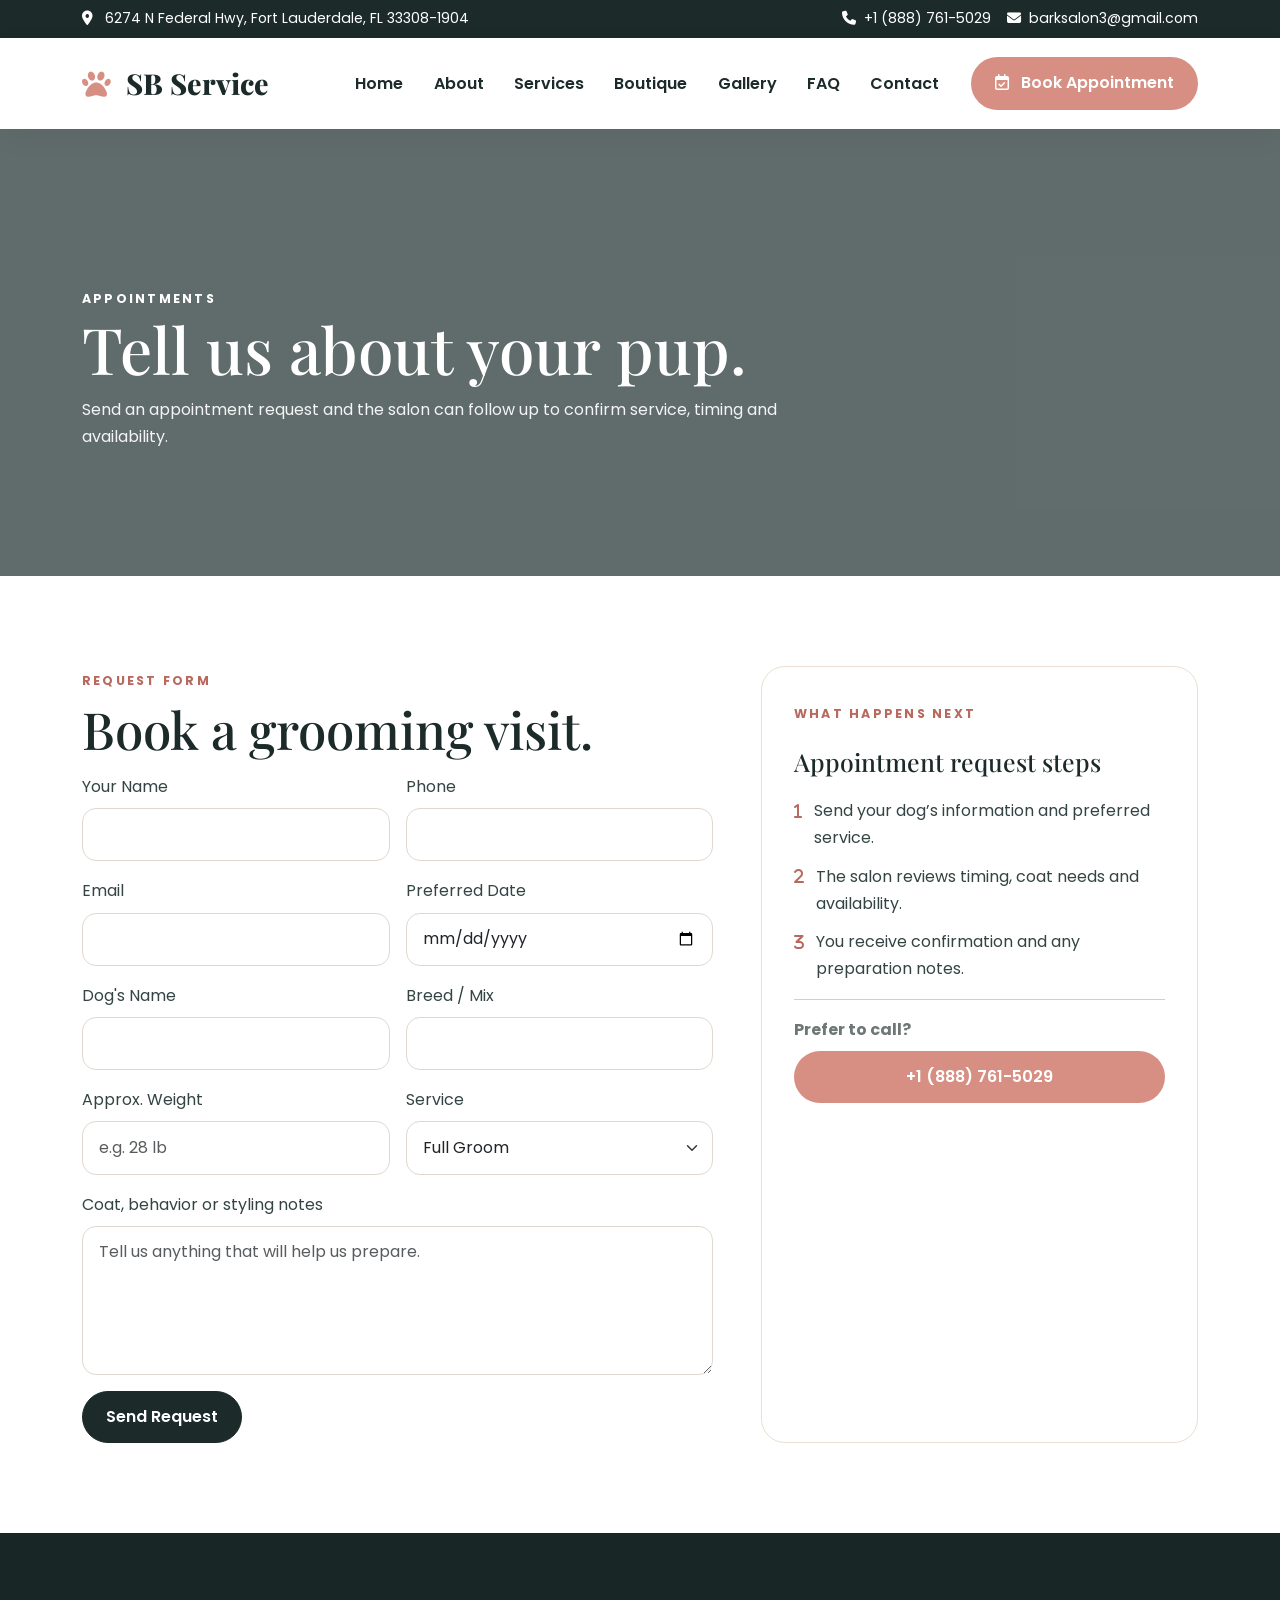
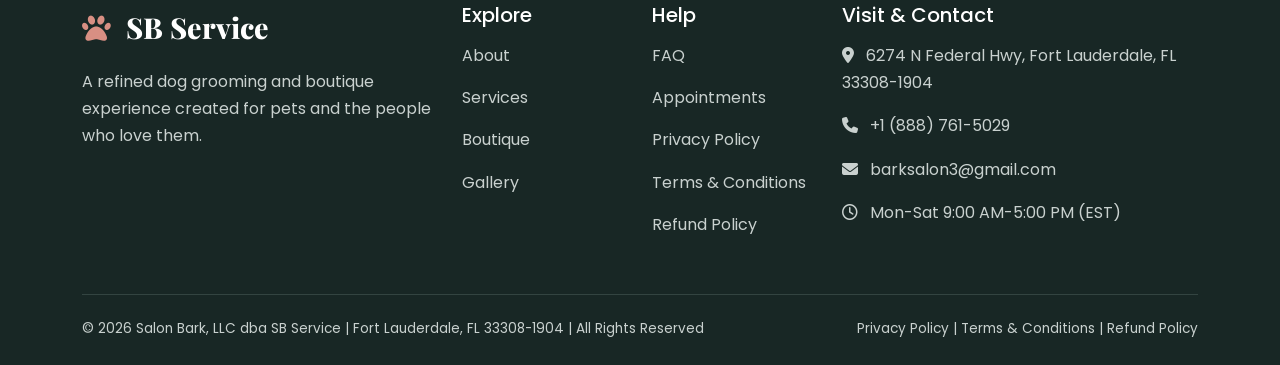
<file: appointment.html>
<!DOCTYPE html>
<html lang="en">
 <head>
  <meta charset="utf-8"/>
  <meta content="width=device-width,initial-scale=1" name="viewport"/>
  <title>
   Book Appointment | SB Service
  </title>
  <meta content="Premium dog grooming and boutique experience in Fort Lauderdale." name="description"/>
  <link href="https://fonts.googleapis.com" rel="preconnect"/>
  <link crossorigin="" href="https://fonts.gstatic.com" rel="preconnect"/>
  <link href="https://fonts.googleapis.com/css2?family=Playfair+Display:wght@600;700;800&amp;family=Poppins:wght@400;500;600;700&amp;display=swap" rel="stylesheet"/>
  <link href="https://cdn.jsdelivr.net/npm/bootstrap@5.3.3/dist/css/bootstrap.min.css" rel="stylesheet"/>
  <link href="https://cdnjs.cloudflare.com/ajax/libs/font-awesome/6.7.2/css/all.min.css" rel="stylesheet"/>
  <link href="assets/css/style.css" rel="stylesheet"/>
 </head>
 <body>
  <div class="topbar">
   <div class="container d-flex flex-wrap justify-content-between align-items-center py-1">
    <div>
     <i class="fa-solid fa-location-dot me-2">
     </i>
     6274 N Federal Hwy, Fort Lauderdale, FL 33308-1904
    </div>
    <div class="d-flex gap-3">
     <a href="tel:+18887615029">
      <i class="fa-solid fa-phone me-1">
      </i>
      +1 (888) 761-5029
     </a>
     <a href="mailto:barksalon3@gmail.com">
      <i class="fa-solid fa-envelope me-1">
      </i>
      barksalon3@gmail.com
     </a>
    </div>
   </div>
  </div>
  <nav class="navbar navbar-expand-lg main-nav sticky-top">
   <div class="container py-2">
    <a class="navbar-brand" href="/">
     <i class="fa-solid fa-paw paw me-2">
     </i>
     SB Service
    </a>
    <button class="navbar-toggler border-0" data-bs-target="#mainNav" data-bs-toggle="collapse" type="button">
     <span class="navbar-toggler-icon">
     </span>
    </button>
    <div class="collapse navbar-collapse" id="mainNav">
     <ul class="navbar-nav ms-auto align-items-lg-center">
      <li class="nav-item">
       <a class="nav-link" href="/">
        Home
       </a>
      </li>
      <li class="nav-item">
       <a class="nav-link" href="about.html">
        About
       </a>
      </li>
      <li class="nav-item">
       <a class="nav-link" href="services.html">
        Services
       </a>
      </li>
      <li class="nav-item">
       <a class="nav-link" href="boutique.html">
        Boutique
       </a>
      </li>
      <li class="nav-item">
       <a class="nav-link" href="gallery.html">
        Gallery
       </a>
      </li>
      <li class="nav-item">
       <a class="nav-link" href="faq.html">
        FAQ
       </a>
      </li>
      <li class="nav-item">
       <a class="nav-link" href="contact.html">
        Contact
       </a>
      </li>
     </ul>
     <a class="btn btn-soft ms-lg-3" href="appointment.html">
      <i class="fa-regular fa-calendar-check me-2">
      </i>
      Book Appointment
     </a>
    </div>
   </div>
  </nav>
  <section class="inner-hero" style="background-image:url('https://images.unsplash.com/photo-1552053831-71594a27632d?auto=format&amp;fit=crop&amp;w=1200&amp;q=85')">
   <div class="container">
    <span class="eyebrow text-white">
     Appointments
    </span>
    <h1>
     Tell us about your pup.
    </h1>
    <p>
     Send an appointment request and the salon can follow up to confirm service, timing and availability.
    </p>
   </div>
  </section>
  <section class="section-pad">
   <div class="container">
    <div class="row g-5">
     <div class="col-lg-7">
      <span class="eyebrow">
       Request Form
      </span>
      <h2 class="section-title">
       Book a grooming visit.
      </h2>
      <form class="needs-validation" novalidate="">
       <div class="row g-3">
        <div class="col-md-6">
         <label class="form-label">
          Your Name
         </label>
         <input class="form-control" required=""/>
        </div>
        <div class="col-md-6">
         <label class="form-label">
          Phone
         </label>
         <input class="form-control" required="" type="tel"/>
        </div>
        <div class="col-md-6">
         <label class="form-label">
          Email
         </label>
         <input class="form-control" required="" type="email"/>
        </div>
        <div class="col-md-6">
         <label class="form-label">
          Preferred Date
         </label>
         <input class="form-control" type="date"/>
        </div>
        <div class="col-md-6">
         <label class="form-label">
          Dog's Name
         </label>
         <input class="form-control" required=""/>
        </div>
        <div class="col-md-6">
         <label class="form-label">
          Breed / Mix
         </label>
         <input class="form-control"/>
        </div>
        <div class="col-md-6">
         <label class="form-label">
          Approx. Weight
         </label>
         <input class="form-control" placeholder="e.g. 28 lb"/>
        </div>
        <div class="col-md-6">
         <label class="form-label">
          Service
         </label>
         <select class="form-select">
          <option>
           Full Groom
          </option>
          <option>
           Bath &amp; Brush
          </option>
          <option>
           Puppy Visit
          </option>
          <option>
           Nail / Paw Care
          </option>
          <option>
           Not Sure Yet
          </option>
         </select>
        </div>
        <div class="col-12">
         <label class="form-label">
          Coat, behavior or styling notes
         </label>
         <textarea class="form-control" placeholder="Tell us anything that will help us prepare." rows="5"></textarea>
        </div>
        <div class="col-12">
         <button class="btn btn-brand" type="submit">
          Send Request
         </button>
        </div>
       </div>
      </form>
     </div>
     <div class="col-lg-5">
      <div class="service-card">
       <span class="eyebrow">
        What Happens Next
       </span>
       <h3>
        Appointment request steps
       </h3>
       <ul class="feature-list">
        <li>
         <i class="fa-solid fa-1">
         </i>
         <span>
          Send your dog’s information and preferred service.
         </span>
        </li>
        <li>
         <i class="fa-solid fa-2">
         </i>
         <span>
          The salon reviews timing, coat needs and availability.
         </span>
        </li>
        <li>
         <i class="fa-solid fa-3">
         </i>
         <span>
          You receive confirmation and any preparation notes.
         </span>
        </li>
       </ul>
       <hr/>
       <p class="mb-2">
        <strong>
         Prefer to call?
        </strong>
       </p>
       <a class="btn btn-soft w-100" href="tel:+18887615029">
        +1 (888) 761-5029
       </a>
      </div>
     </div>
    </div>
   </div>
  </section>
  <footer class="footer">
   <div class="container">
    <div class="row g-4">
     <div class="col-lg-4">
      <div class="brand">
       <i class="fa-solid fa-paw me-2" style="color:#d88f83">
       </i>
       SB Service
      </div>
      <p class="mt-3">
       A refined dog grooming and boutique experience created for pets and the people who love them.
      </p>
   
     </div>
     <div class="col-6 col-lg-2">
      <h5>
       Explore
      </h5>
      <ul class="list-unstyled">
       <li>
        <a href="about.html">
         About
        </a>
       </li>
       <li>
        <a href="services.html">
         Services
        </a>
       </li>
       <li>
        <a href="boutique.html">
         Boutique
        </a>
       </li>
       <li>
        <a href="gallery.html">
         Gallery
        </a>
       </li>
      </ul>
     </div>
     <div class="col-6 col-lg-2">
      <h5>
       Help
      </h5>
      <ul class="list-unstyled">
       <li>
        <a href="faq.html">
         FAQ
        </a>
       </li>
       <li>
        <a href="appointment.html">
         Appointments
        </a>
       </li>
       <li>
        <a href="privacy.html">
         Privacy Policy
        </a>
       </li>
       <li>
        <a href="terms.html">
         Terms & Conditions
        </a>
       </li>
       <li>
        <a href="refund.html">
         Refund Policy
        </a>
       </li>
      </ul>
     </div>
     <div class="col-lg-4">
      <h5>
       Visit &amp; Contact
      </h5>
      <p>
       <i class="fa-solid fa-location-dot me-2">
       </i>
       6274 N Federal Hwy, Fort Lauderdale, FL 33308-1904
      </p>
      <p>
       <i class="fa-solid fa-phone me-2">
       </i>
       <a href="tel:+18887615029">
        +1 (888) 761-5029
       </a>
      </p>
      <p>
       <i class="fa-solid fa-envelope me-2">
       </i>
       <a href="mailto:barksalon3@gmail.com">
        barksalon3@gmail.com
       </a>
      </p>
      <p>
       <i class="fa-regular fa-clock me-2">
       </i>
       Mon-Sat 9:00 AM-5:00 PM (EST)
      </p>
     </div>
    </div>
    <div class="footer-bottom d-flex flex-wrap justify-content-between gap-2">
     <span>
      ©
      <span data-year="">
      </span>
      Salon Bark, LLC dba SB Service | Fort Lauderdale, FL 33308-1904 | All Rights Reserved
     </span>
     <span>
      <a href="privacy.html">
       Privacy Policy
      </a>
            |
      <a href="terms.html">
       Terms & Conditions
      </a>
              |
      <a href="refund.html">
       Refund Policy
      </a>
     </span>
    </div>
   </div>
  </footer>
  <script src="https://cdn.jsdelivr.net/npm/bootstrap@5.3.3/dist/js/bootstrap.bundle.min.js">
  </script>
  <script src="assets/js/script.js">
  </script>
 </body>
</html>
</file>
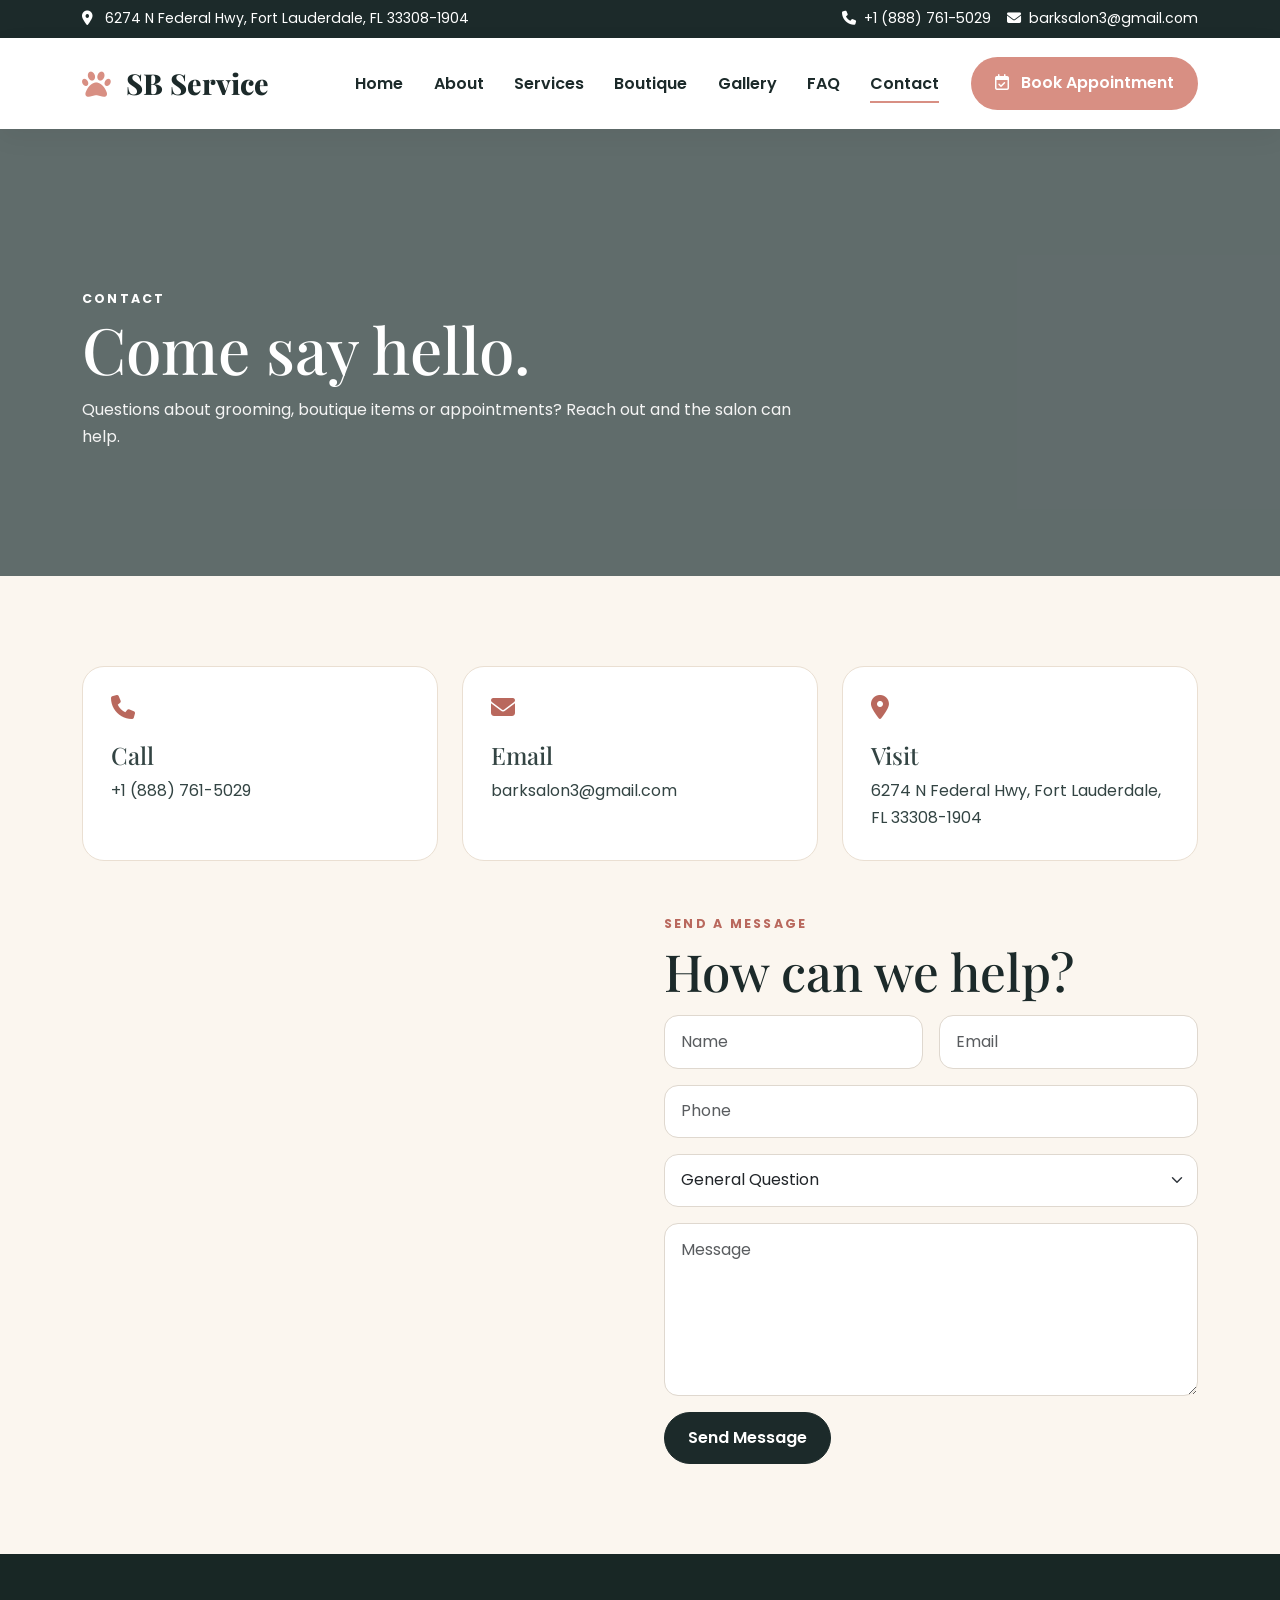
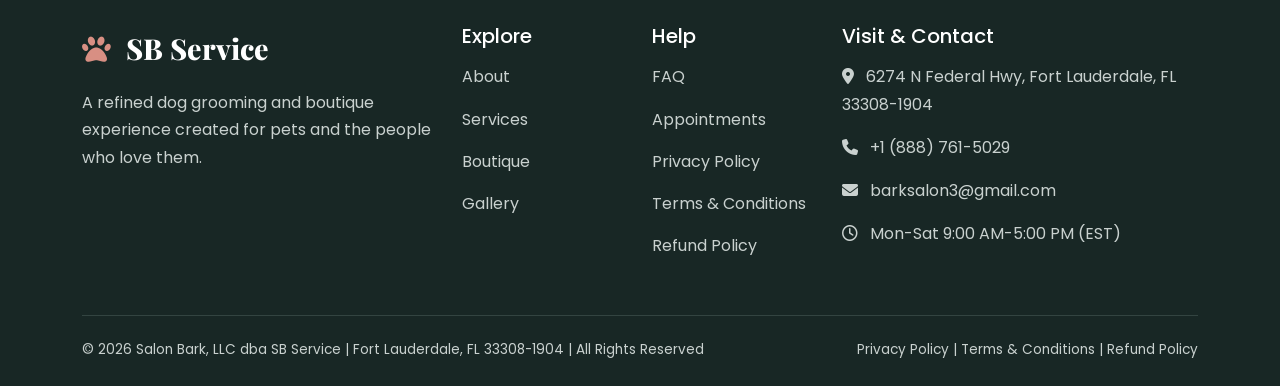
<file: contact.html>
<!DOCTYPE html>
<html lang="en">
 <head>
  <meta charset="utf-8"/>
  <meta content="width=device-width,initial-scale=1" name="viewport"/>
  <title>
   Contact | SB Service
  </title>
  <meta content="Premium dog grooming and boutique experience in Fort Lauderdale." name="description"/>
  <link href="https://fonts.googleapis.com" rel="preconnect"/>
  <link crossorigin="" href="https://fonts.gstatic.com" rel="preconnect"/>
  <link href="https://fonts.googleapis.com/css2?family=Playfair+Display:wght@600;700;800&amp;family=Poppins:wght@400;500;600;700&amp;display=swap" rel="stylesheet"/>
  <link href="https://cdn.jsdelivr.net/npm/bootstrap@5.3.3/dist/css/bootstrap.min.css" rel="stylesheet"/>
  <link href="https://cdnjs.cloudflare.com/ajax/libs/font-awesome/6.7.2/css/all.min.css" rel="stylesheet"/>
  <link href="assets/css/style.css" rel="stylesheet"/>
 </head>
 <body>
  <div class="topbar">
   <div class="container d-flex flex-wrap justify-content-between align-items-center py-1">
    <div>
     <i class="fa-solid fa-location-dot me-2">
     </i>
     6274 N Federal Hwy, Fort Lauderdale, FL 33308-1904
    </div>
    <div class="d-flex gap-3">
     <a href="tel:+18887615029">
      <i class="fa-solid fa-phone me-1">
      </i>
      +1 (888) 761-5029
     </a>
     <a href="mailto:barksalon3@gmail.com">
      <i class="fa-solid fa-envelope me-1">
      </i>
      barksalon3@gmail.com
     </a>
    </div>
   </div>
  </div>
  <nav class="navbar navbar-expand-lg main-nav sticky-top">
   <div class="container py-2">
    <a class="navbar-brand" href="/">
     <i class="fa-solid fa-paw paw me-2">
     </i>
     SB Service
    </a>
    <button class="navbar-toggler border-0" data-bs-target="#mainNav" data-bs-toggle="collapse" type="button">
     <span class="navbar-toggler-icon">
     </span>
    </button>
    <div class="collapse navbar-collapse" id="mainNav">
     <ul class="navbar-nav ms-auto align-items-lg-center">
      <li class="nav-item">
       <a class="nav-link" href="/">
        Home
       </a>
      </li>
      <li class="nav-item">
       <a class="nav-link" href="about.html">
        About
       </a>
      </li>
      <li class="nav-item">
       <a class="nav-link" href="services.html">
        Services
       </a>
      </li>
      <li class="nav-item">
       <a class="nav-link" href="boutique.html">
        Boutique
       </a>
      </li>
      <li class="nav-item">
       <a class="nav-link" href="gallery.html">
        Gallery
       </a>
      </li>
      <li class="nav-item">
       <a class="nav-link" href="faq.html">
        FAQ
       </a>
      </li>
      <li class="nav-item">
       <a class="nav-link active" href="contact.html">
        Contact
       </a>
      </li>
     </ul>
     <a class="btn btn-soft ms-lg-3" href="appointment.html">
      <i class="fa-regular fa-calendar-check me-2">
      </i>
      Book Appointment
     </a>
    </div>
   </div>
  </nav>
  <section class="inner-hero" style="background-image:url('https://images.unsplash.com/photo-1560807707-8cc77767d783?auto=format&amp;fit=crop&amp;w=1200&amp;q=85')">
   <div class="container">
    <span class="eyebrow text-white">
     Contact
    </span>
    <h1>
     Come say hello.
    </h1>
    <p>
     Questions about grooming, boutique items or appointments? Reach out and the salon can help.
    </p>
   </div>
  </section>
  <section class="section-pad bg-cream">
   <div class="container">
    <div class="row g-4 mb-5">
     <div class="col-md-4">
      <div class="contact-card">
       <i class="fa-solid fa-phone">
       </i>
       <h4 class="serif mt-3">
        Call
       </h4>
       <a href="tel:+18887615029">
        +1 (888) 761-5029
       </a>
      </div>
     </div>
     <div class="col-md-4">
      <div class="contact-card">
       <i class="fa-solid fa-envelope">
       </i>
       <h4 class="serif mt-3">
        Email
       </h4>
       <a href="mailto:barksalon3@gmail.com">
        barksalon3@gmail.com
       </a>
      </div>
     </div>
     <div class="col-md-4">
      <div class="contact-card">
       <i class="fa-solid fa-location-dot">
       </i>
       <h4 class="serif mt-3">
        Visit
       </h4>
       <p class="mb-0">
        6274 N Federal Hwy, Fort Lauderdale, FL 33308-1904
       </p>
      </div>
     </div>
    </div>
    <div class="row g-5">
     <div class="col-lg-6">
      <iframe class="map-frame" loading="lazy" src="https://www.google.com/maps?q=3020%20N%20Federal%20Highway%20Fort%20Lauderdale%20FL&amp;output=embed">
      </iframe>
     </div>
     <div class="col-lg-6">
      <span class="eyebrow">
       Send A Message
      </span>
      <h2 class="section-title">
       How can we help?
      </h2>
      <form class="needs-validation" novalidate="">
       <div class="row g-3">
        <div class="col-md-6">
         <input class="form-control" placeholder="Name" required=""/>
        </div>
        <div class="col-md-6">
         <input class="form-control" placeholder="Email" required="" type="email"/>
        </div>
        <div class="col-12">
         <input class="form-control" placeholder="Phone" type="tel"/>
        </div>
        <div class="col-12">
         <select class="form-select">
          <option>
           General Question
          </option>
          <option>
           Grooming
          </option>
          <option>
           Boutique
          </option>
          <option>
           Appointment
          </option>
         </select>
        </div>
        <div class="col-12">
         <textarea class="form-control" placeholder="Message" rows="6"></textarea>
        </div>
        <div class="col-12">
         <button class="btn btn-brand" type="submit">
          Send Message
         </button>
        </div>
       </div>
      </form>
     </div>
    </div>
   </div>
  </section>
  <footer class="footer">
   <div class="container">
    <div class="row g-4">
     <div class="col-lg-4">
      <div class="brand">
       <i class="fa-solid fa-paw me-2" style="color:#d88f83">
       </i>
       SB Service
      </div>
      <p class="mt-3">
       A refined dog grooming and boutique experience created for pets and the people who love them.
      </p>
   
     </div>
     <div class="col-6 col-lg-2">
      <h5>
       Explore
      </h5>
      <ul class="list-unstyled">
       <li>
        <a href="about.html">
         About
        </a>
       </li>
       <li>
        <a href="services.html">
         Services
        </a>
       </li>
       <li>
        <a href="boutique.html">
         Boutique
        </a>
       </li>
       <li>
        <a href="gallery.html">
         Gallery
        </a>
       </li>
      </ul>
     </div>
     <div class="col-6 col-lg-2">
      <h5>
       Help
      </h5>
      <ul class="list-unstyled">
       <li>
        <a href="faq.html">
         FAQ
        </a>
       </li>
       <li>
        <a href="appointment.html">
         Appointments
        </a>
       </li>
       <li>
        <a href="privacy.html">
         Privacy Policy
        </a>
       </li>
       <li>
        <a href="terms.html">
         Terms & Conditions
        </a>
       </li>
       <li>
        <a href="refund.html">
         Refund Policy
        </a>
       </li>
      </ul>
     </div>
     <div class="col-lg-4">
      <h5>
       Visit &amp; Contact
      </h5>
      <p>
       <i class="fa-solid fa-location-dot me-2">
       </i>
       6274 N Federal Hwy, Fort Lauderdale, FL 33308-1904
      </p>
      <p>
       <i class="fa-solid fa-phone me-2">
       </i>
       <a href="tel:+18887615029">
        +1 (888) 761-5029
       </a>
      </p>
      <p>
       <i class="fa-solid fa-envelope me-2">
       </i>
       <a href="mailto:barksalon3@gmail.com">
        barksalon3@gmail.com
       </a>
      </p>
      <p>
       <i class="fa-regular fa-clock me-2">
       </i>
       Mon-Sat 9:00 AM-5:00 PM (EST)
      </p>
     </div>
    </div>
    <div class="footer-bottom d-flex flex-wrap justify-content-between gap-2">
     <span>
      ©
      <span data-year="">
      </span>
      Salon Bark, LLC dba SB Service | Fort Lauderdale, FL 33308-1904 | All Rights Reserved
     </span>
     <span>
      <a href="privacy.html">
       Privacy Policy
      </a>
            |
      <a href="terms.html">
       Terms & Conditions
      </a>
              |
      <a href="refund.html">
       Refund Policy
      </a>
     </span>
    </div>
   </div>
  </footer>
  <script src="https://cdn.jsdelivr.net/npm/bootstrap@5.3.3/dist/js/bootstrap.bundle.min.js">
  </script>
  <script src="assets/js/script.js">
  </script>
 </body>
</html>
</file>
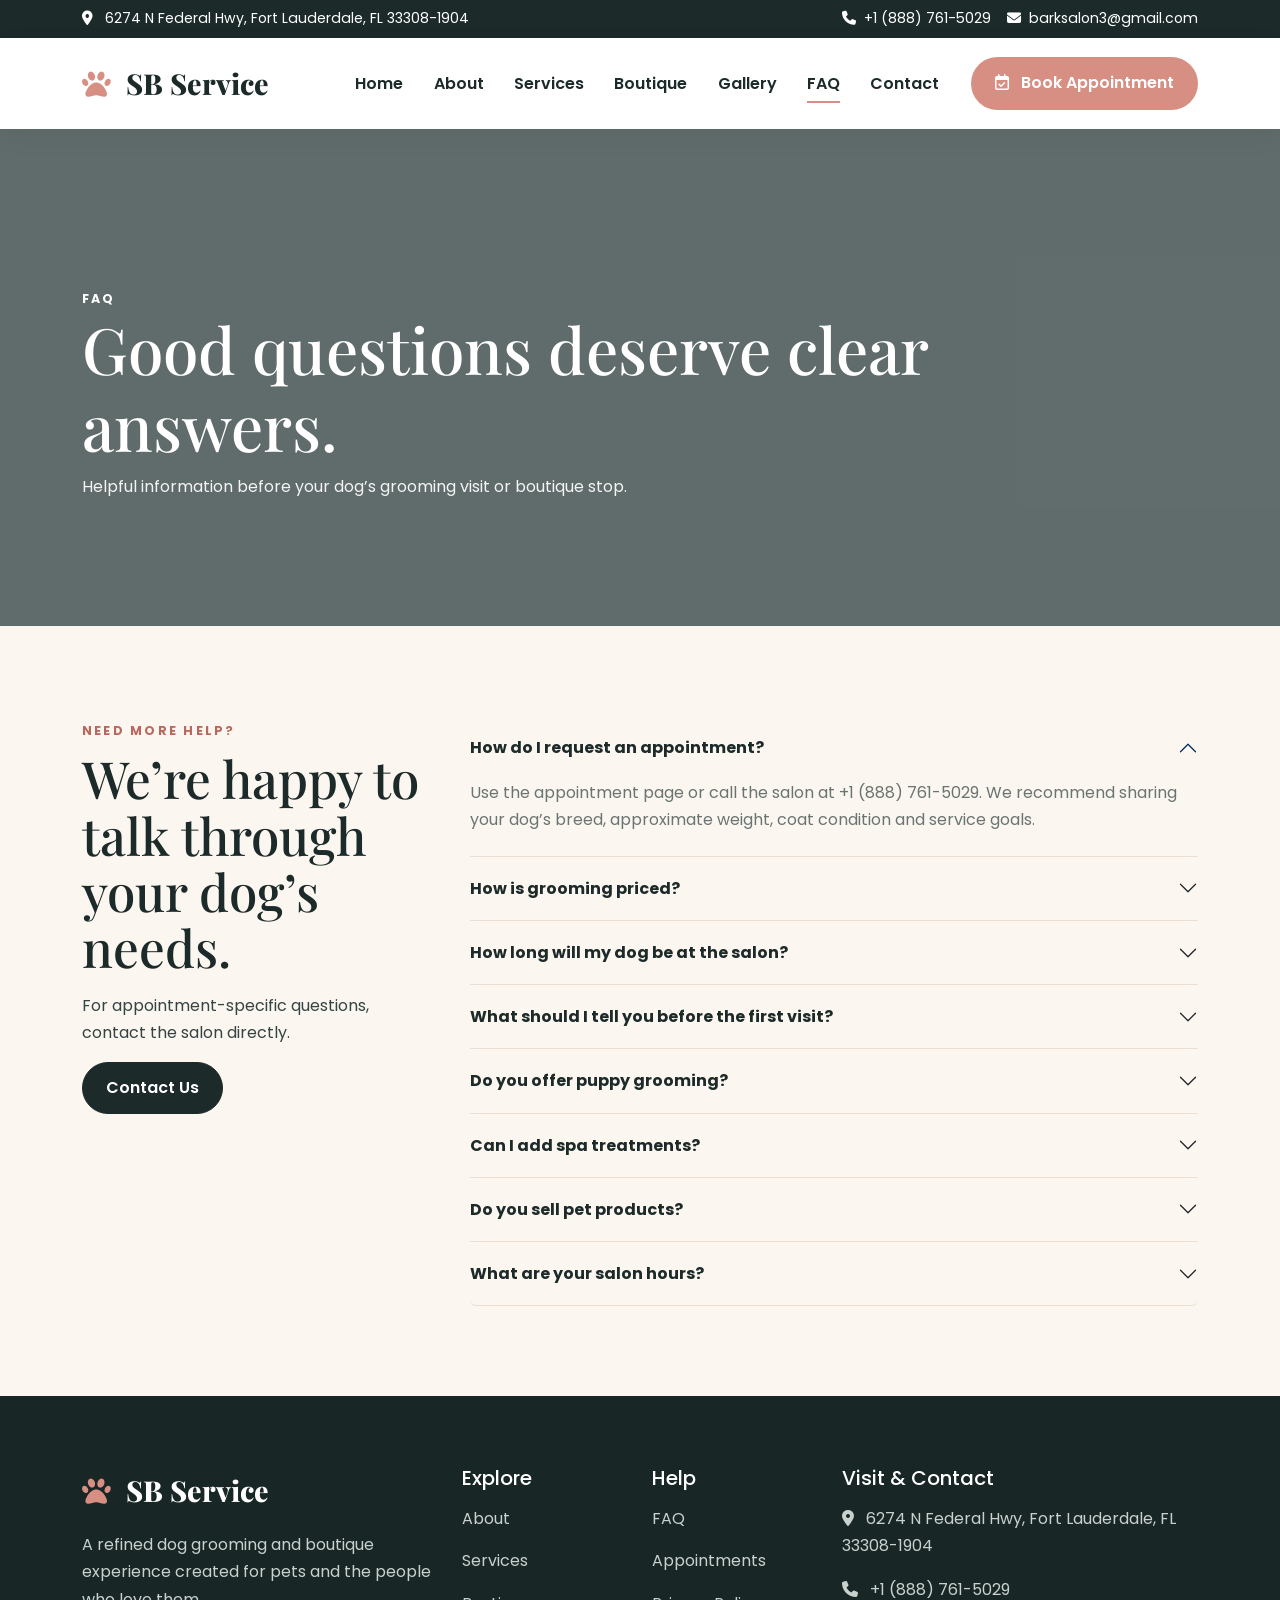
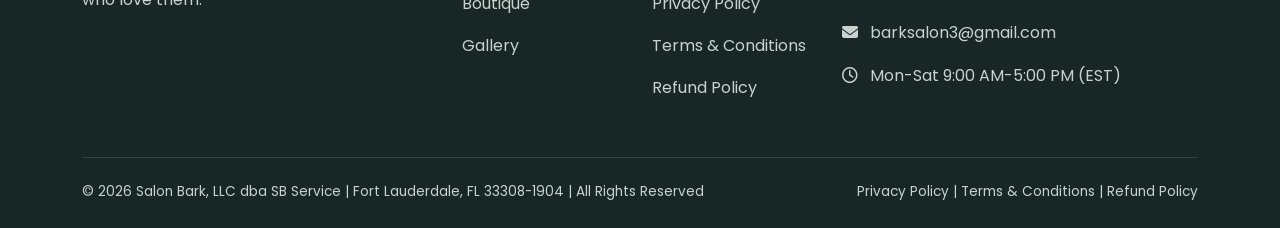
<file: faq.html>
<!DOCTYPE html>
<html lang="en">
 <head>
  <meta charset="utf-8"/>
  <meta content="width=device-width,initial-scale=1" name="viewport"/>
  <title>
   FAQ | SB Service
  </title>
  <meta content="Premium dog grooming and boutique experience in Fort Lauderdale." name="description"/>
  <link href="https://fonts.googleapis.com" rel="preconnect"/>
  <link crossorigin="" href="https://fonts.gstatic.com" rel="preconnect"/>
  <link href="https://fonts.googleapis.com/css2?family=Playfair+Display:wght@600;700;800&amp;family=Poppins:wght@400;500;600;700&amp;display=swap" rel="stylesheet"/>
  <link href="https://cdn.jsdelivr.net/npm/bootstrap@5.3.3/dist/css/bootstrap.min.css" rel="stylesheet"/>
  <link href="https://cdnjs.cloudflare.com/ajax/libs/font-awesome/6.7.2/css/all.min.css" rel="stylesheet"/>
  <link href="assets/css/style.css" rel="stylesheet"/>
 </head>
 <body>
  <div class="topbar">
   <div class="container d-flex flex-wrap justify-content-between align-items-center py-1">
    <div>
     <i class="fa-solid fa-location-dot me-2">
     </i>
     6274 N Federal Hwy, Fort Lauderdale, FL 33308-1904
    </div>
    <div class="d-flex gap-3">
     <a href="tel:+18887615029">
      <i class="fa-solid fa-phone me-1">
      </i>
      +1 (888) 761-5029
     </a>
     <a href="mailto:barksalon3@gmail.com">
      <i class="fa-solid fa-envelope me-1">
      </i>
      barksalon3@gmail.com
     </a>
    </div>
   </div>
  </div>
  <nav class="navbar navbar-expand-lg main-nav sticky-top">
   <div class="container py-2">
    <a class="navbar-brand" href="/">
     <i class="fa-solid fa-paw paw me-2">
     </i>
     SB Service
    </a>
    <button class="navbar-toggler border-0" data-bs-target="#mainNav" data-bs-toggle="collapse" type="button">
     <span class="navbar-toggler-icon">
     </span>
    </button>
    <div class="collapse navbar-collapse" id="mainNav">
     <ul class="navbar-nav ms-auto align-items-lg-center">
      <li class="nav-item">
       <a class="nav-link" href="/">
        Home
       </a>
      </li>
      <li class="nav-item">
       <a class="nav-link" href="about.html">
        About
       </a>
      </li>
      <li class="nav-item">
       <a class="nav-link" href="services.html">
        Services
       </a>
      </li>
      <li class="nav-item">
       <a class="nav-link" href="boutique.html">
        Boutique
       </a>
      </li>
      <li class="nav-item">
       <a class="nav-link" href="gallery.html">
        Gallery
       </a>
      </li>
      <li class="nav-item">
       <a class="nav-link active" href="faq.html">
        FAQ
       </a>
      </li>
      <li class="nav-item">
       <a class="nav-link" href="contact.html">
        Contact
       </a>
      </li>
     </ul>
     <a class="btn btn-soft ms-lg-3" href="appointment.html">
      <i class="fa-regular fa-calendar-check me-2">
      </i>
      Book Appointment
     </a>
    </div>
   </div>
  </nav>
  <section class="inner-hero" style="background-image:url('https://images.unsplash.com/photo-1596492784531-6e6eb5ea9993?auto=format&amp;fit=crop&amp;w=1200&amp;q=85')">
   <div class="container">
    <span class="eyebrow text-white">
     FAQ
    </span>
    <h1>
     Good questions deserve clear answers.
    </h1>
    <p>
     Helpful information before your dog’s grooming visit or boutique stop.
    </p>
   </div>
  </section>
  <section class="section-pad bg-cream">
   <div class="container">
    <div class="row g-5">
     <div class="col-lg-4">
      <span class="eyebrow">
       Need More Help?
      </span>
      <h2 class="section-title">
       We’re happy to talk through your dog’s needs.
      </h2>
      <p>
       For appointment-specific questions, contact the salon directly.
      </p>
      <a class="btn btn-brand" href="contact.html">
       Contact Us
      </a>
     </div>
     <div class="col-lg-8 faq-wrap">
      <div class="accordion" id="faqAll">
       <div class="accordion-item">
        <h2 class="accordion-header">
         <button class="accordion-button" data-bs-target="#faq0" data-bs-toggle="collapse">
          How do I request an appointment?
         </button>
        </h2>
        <div class="accordion-collapse collapse show" data-bs-parent="#faqAll" id="faq0">
         <div class="accordion-body">
          Use the appointment page or call the salon at +1 (888) 761-5029. We recommend sharing your dog’s breed, approximate weight, coat condition and service goals.
         </div>
        </div>
       </div>
       <div class="accordion-item">
        <h2 class="accordion-header">
         <button class="accordion-button collapsed" data-bs-target="#faq1" data-bs-toggle="collapse">
          How is grooming priced?
         </button>
        </h2>
        <div class="accordion-collapse collapse" data-bs-parent="#faqAll" id="faq1">
         <div class="accordion-body">
          Pricing can vary based on breed, size, coat type, coat condition, behavior, service complexity and time required. A personalized estimate is provided by the salon.
         </div>
        </div>
       </div>
       <div class="accordion-item">
        <h2 class="accordion-header">
         <button class="accordion-button collapsed" data-bs-target="#faq2" data-bs-toggle="collapse">
          How long will my dog be at the salon?
         </button>
        </h2>
        <div class="accordion-collapse collapse" data-bs-parent="#faqAll" id="faq2">
         <div class="accordion-body">
          Appointment length depends on the service and your dog’s individual needs. The team can give you a more specific estimate after reviewing the appointment details.
         </div>
        </div>
       </div>
       <div class="accordion-item">
        <h2 class="accordion-header">
         <button class="accordion-button collapsed" data-bs-target="#faq3" data-bs-toggle="collapse">
          What should I tell you before the first visit?
         </button>
        </h2>
        <div class="accordion-collapse collapse" data-bs-parent="#faqAll" id="faq3">
         <div class="accordion-body">
          Please mention health concerns, sensitivities, behavior around grooming, recent surgeries, skin issues and any styling preferences.
         </div>
        </div>
       </div>
       <div class="accordion-item">
        <h2 class="accordion-header">
         <button class="accordion-button collapsed" data-bs-target="#faq4" data-bs-toggle="collapse">
          Do you offer puppy grooming?
         </button>
        </h2>
        <div class="accordion-collapse collapse" data-bs-parent="#faqAll" id="faq4">
         <div class="accordion-body">
          Yes. Puppy-focused visits can introduce grooming tools, handling, bathing and drying in a gentler, gradual way.
         </div>
        </div>
       </div>
       <div class="accordion-item">
        <h2 class="accordion-header">
         <button class="accordion-button collapsed" data-bs-target="#faq5" data-bs-toggle="collapse">
          Can I add spa treatments?
         </button>
        </h2>
        <div class="accordion-collapse collapse" data-bs-parent="#faqAll" id="faq5">
         <div class="accordion-body">
          Yes. Add-ons can be discussed based on your dog’s coat and comfort needs.
         </div>
        </div>
       </div>
       <div class="accordion-item">
        <h2 class="accordion-header">
         <button class="accordion-button collapsed" data-bs-target="#faq6" data-bs-toggle="collapse">
          Do you sell pet products?
         </button>
        </h2>
        <div class="accordion-collapse collapse" data-bs-parent="#faqAll" id="faq6">
         <div class="accordion-body">
          The boutique offers a rotating selection of pet accessories, care essentials, gifts and lifestyle items.
         </div>
        </div>
       </div>
       <div class="accordion-item">
        <h2 class="accordion-header">
         <button class="accordion-button collapsed" data-bs-target="#faq7" data-bs-toggle="collapse">
          What are your salon hours?
         </button>
        </h2>
        <div class="accordion-collapse collapse" data-bs-parent="#faqAll" id="faq7">
         <div class="accordion-body">
          Public listings indicate Tuesday through Saturday, 8:30 AM to 5:00 PM. Calling ahead is recommended for appointment availability.
         </div>
        </div>
       </div>
      </div>
     </div>
    </div>
   </div>
  </section>
  <footer class="footer">
   <div class="container">
    <div class="row g-4">
     <div class="col-lg-4">
      <div class="brand">
       <i class="fa-solid fa-paw me-2" style="color:#d88f83">
       </i>
       SB Service
      </div>
      <p class="mt-3">
       A refined dog grooming and boutique experience created for pets and the people who love them.
      </p>
   
     </div>
     <div class="col-6 col-lg-2">
      <h5>
       Explore
      </h5>
      <ul class="list-unstyled">
       <li>
        <a href="about.html">
         About
        </a>
       </li>
       <li>
        <a href="services.html">
         Services
        </a>
       </li>
       <li>
        <a href="boutique.html">
         Boutique
        </a>
       </li>
       <li>
        <a href="gallery.html">
         Gallery
        </a>
       </li>
      </ul>
     </div>
     <div class="col-6 col-lg-2">
      <h5>
       Help
      </h5>
      <ul class="list-unstyled">
       <li>
        <a href="faq.html">
         FAQ
        </a>
       </li>
       <li>
        <a href="appointment.html">
         Appointments
        </a>
       </li>
       <li>
        <a href="privacy.html">
         Privacy Policy
        </a>
       </li>
       <li>
        <a href="terms.html">
         Terms & Conditions
        </a>
       </li>
       <li>
        <a href="refund.html">
         Refund Policy
        </a>
       </li>
      </ul>
     </div>
     <div class="col-lg-4">
      <h5>
       Visit &amp; Contact
      </h5>
      <p>
       <i class="fa-solid fa-location-dot me-2">
       </i>
       6274 N Federal Hwy, Fort Lauderdale, FL 33308-1904
      </p>
      <p>
       <i class="fa-solid fa-phone me-2">
       </i>
       <a href="tel:+18887615029">
        +1 (888) 761-5029
       </a>
      </p>
      <p>
       <i class="fa-solid fa-envelope me-2">
       </i>
       <a href="mailto:barksalon3@gmail.com">
        barksalon3@gmail.com
       </a>
      </p>
      <p>
       <i class="fa-regular fa-clock me-2">
       </i>
       Mon-Sat 9:00 AM-5:00 PM (EST)
      </p>
     </div>
    </div>
    <div class="footer-bottom d-flex flex-wrap justify-content-between gap-2">
     <span>
      ©
      <span data-year="">
      </span>
      Salon Bark, LLC dba SB Service | Fort Lauderdale, FL 33308-1904 | All Rights Reserved
     </span>
     <span>
      <a href="privacy.html">
       Privacy Policy
      </a>
            |
      <a href="terms.html">
       Terms & Conditions
      </a>
              |
      <a href="refund.html">
       Refund Policy
      </a>
     </span>
    </div>
   </div>
  </footer>
  <script src="https://cdn.jsdelivr.net/npm/bootstrap@5.3.3/dist/js/bootstrap.bundle.min.js">
  </script>
  <script src="assets/js/script.js">
  </script>
 </body>
</html>
</file>
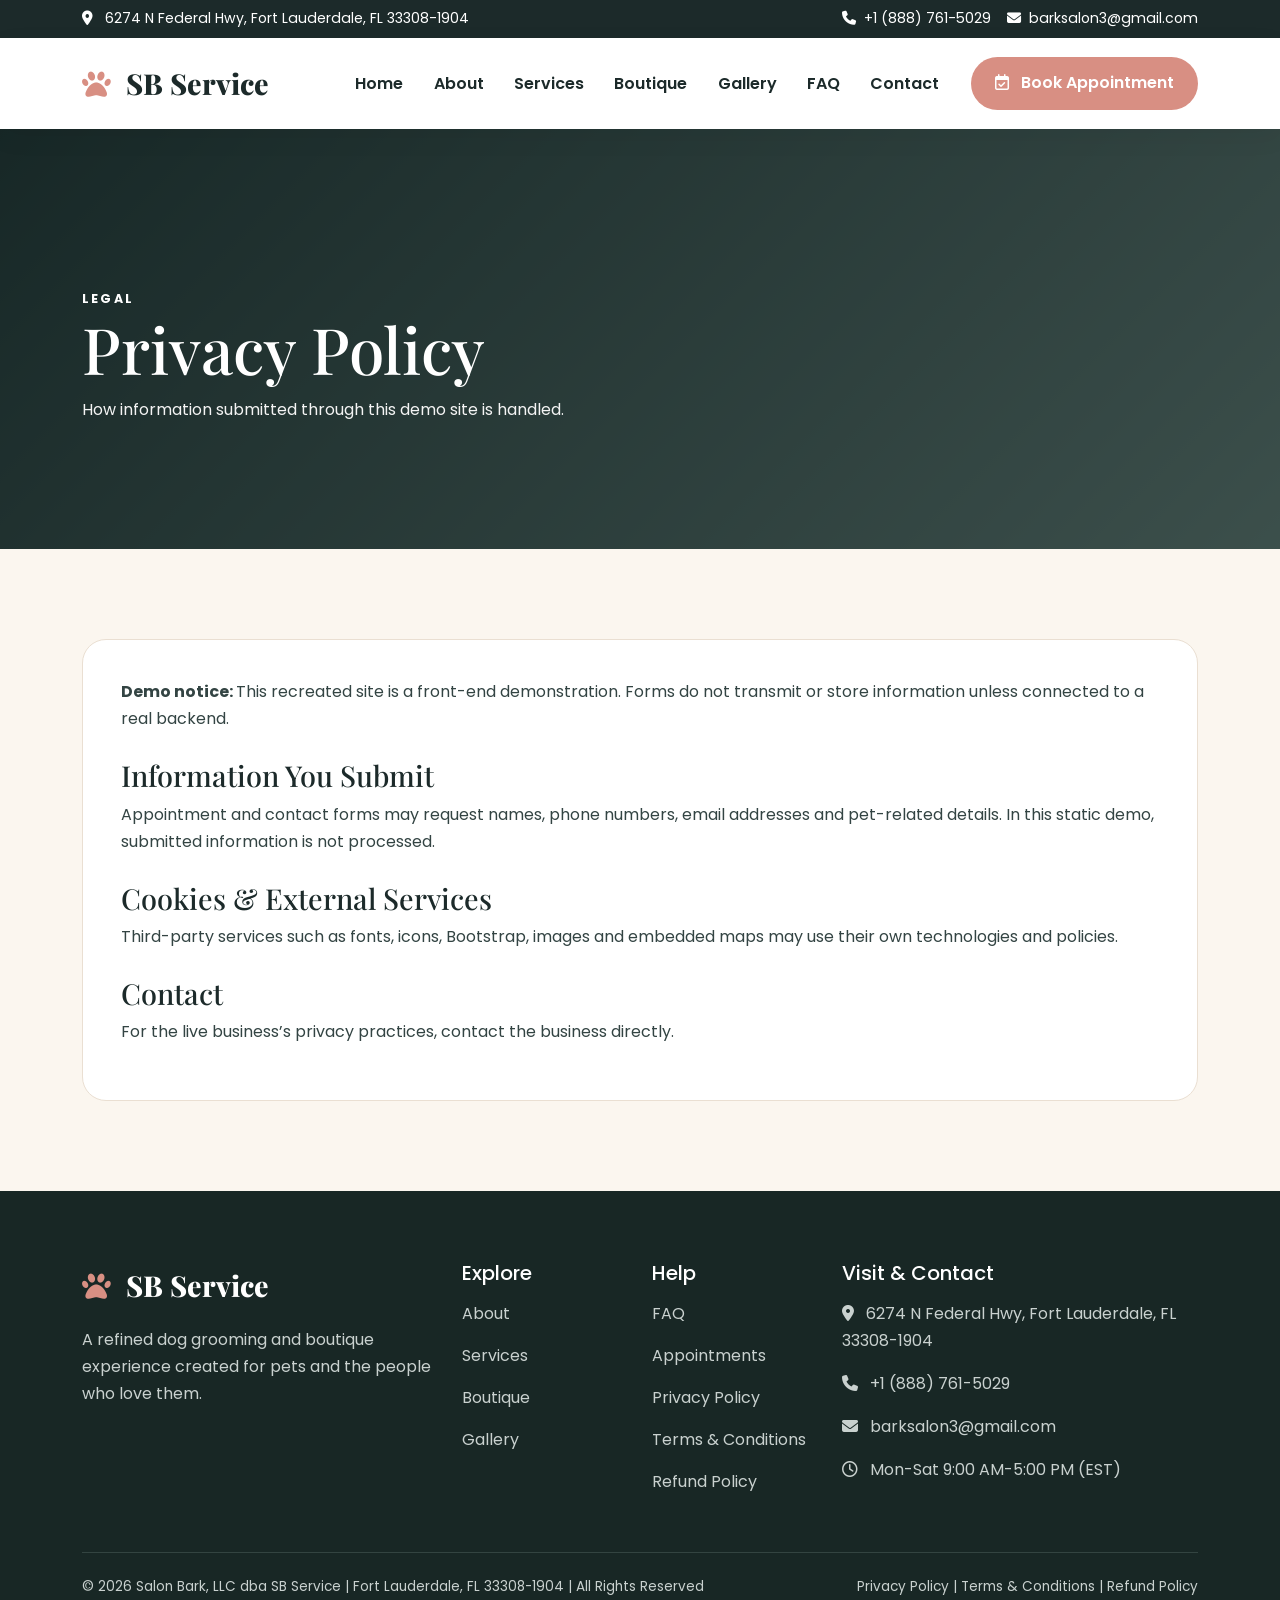
<file: privacy.html>
<!DOCTYPE html>
<html lang="en">
 <head>
  <meta charset="utf-8"/>
  <meta content="width=device-width,initial-scale=1" name="viewport"/>
  <title>
   Privacy Policy | SB Service
  </title>
  <meta content="Premium dog grooming and boutique experience in Fort Lauderdale." name="description"/>
  <link href="https://fonts.googleapis.com" rel="preconnect"/>
  <link crossorigin="" href="https://fonts.gstatic.com" rel="preconnect"/>
  <link href="https://fonts.googleapis.com/css2?family=Playfair+Display:wght@600;700;800&amp;family=Poppins:wght@400;500;600;700&amp;display=swap" rel="stylesheet"/>
  <link href="https://cdn.jsdelivr.net/npm/bootstrap@5.3.3/dist/css/bootstrap.min.css" rel="stylesheet"/>
  <link href="https://cdnjs.cloudflare.com/ajax/libs/font-awesome/6.7.2/css/all.min.css" rel="stylesheet"/>
  <link href="assets/css/style.css" rel="stylesheet"/>
 </head>
 <body>
  <div class="topbar">
   <div class="container d-flex flex-wrap justify-content-between align-items-center py-1">
    <div>
     <i class="fa-solid fa-location-dot me-2">
     </i>
     6274 N Federal Hwy, Fort Lauderdale, FL 33308-1904
    </div>
    <div class="d-flex gap-3">
     <a href="tel:+18887615029">
      <i class="fa-solid fa-phone me-1">
      </i>
      +1 (888) 761-5029
     </a>
     <a href="mailto:barksalon3@gmail.com">
      <i class="fa-solid fa-envelope me-1">
      </i>
      barksalon3@gmail.com
     </a>
    </div>
   </div>
  </div>
  <nav class="navbar navbar-expand-lg main-nav sticky-top">
   <div class="container py-2">
    <a class="navbar-brand" href="/">
     <i class="fa-solid fa-paw paw me-2">
     </i>
     SB Service
    </a>
    <button class="navbar-toggler border-0" data-bs-target="#mainNav" data-bs-toggle="collapse" type="button">
     <span class="navbar-toggler-icon">
     </span>
    </button>
    <div class="collapse navbar-collapse" id="mainNav">
     <ul class="navbar-nav ms-auto align-items-lg-center">
      <li class="nav-item">
       <a class="nav-link" href="/">
        Home
       </a>
      </li>
      <li class="nav-item">
       <a class="nav-link" href="about.html">
        About
       </a>
      </li>
      <li class="nav-item">
       <a class="nav-link" href="services.html">
        Services
       </a>
      </li>
      <li class="nav-item">
       <a class="nav-link" href="boutique.html">
        Boutique
       </a>
      </li>
      <li class="nav-item">
       <a class="nav-link" href="gallery.html">
        Gallery
       </a>
      </li>
      <li class="nav-item">
       <a class="nav-link" href="faq.html">
        FAQ
       </a>
      </li>
      <li class="nav-item">
       <a class="nav-link" href="contact.html">
        Contact
       </a>
      </li>
     </ul>
     <a class="btn btn-soft ms-lg-3" href="appointment.html">
      <i class="fa-regular fa-calendar-check me-2">
      </i>
      Book Appointment
     </a>
    </div>
   </div>
  </nav>
  <section class="inner-hero" style="background:linear-gradient(135deg,#1c2a2a,#8fa69d)">
   <div class="container">
    <span class="eyebrow text-white">
     Legal
    </span>
    <h1>
     Privacy Policy
    </h1>
    <p>
     How information submitted through this demo site is handled.
    </p>
   </div>
  </section>
  <section class="section-pad bg-cream">
   <div class="container">
    <div class="policy-card">
     <p>
      <strong>
       Demo notice:
      </strong>
      This recreated site is a front-end demonstration. Forms do not transmit or store information unless connected to a real backend.
     </p>
     <h2>
      Information You Submit
     </h2>
     <p>
      Appointment and contact forms may request names, phone numbers, email addresses and pet-related details. In this static demo, submitted information is not processed.
     </p>
     <h2>
      Cookies &amp; External Services
     </h2>
     <p>
      Third-party services such as fonts, icons, Bootstrap, images and embedded maps may use their own technologies and policies.
     </p>
     <h2>
      Contact
     </h2>
     <p>
      For the live business’s privacy practices, contact the business directly.
     </p>
    </div>
   </div>
  </section>
  <footer class="footer">
   <div class="container">
    <div class="row g-4">
     <div class="col-lg-4">
      <div class="brand">
       <i class="fa-solid fa-paw me-2" style="color:#d88f83">
       </i>
       SB Service
      </div>
      <p class="mt-3">
       A refined dog grooming and boutique experience created for pets and the people who love them.
      </p>
   
     </div>
     <div class="col-6 col-lg-2">
      <h5>
       Explore
      </h5>
      <ul class="list-unstyled">
       <li>
        <a href="about.html">
         About
        </a>
       </li>
       <li>
        <a href="services.html">
         Services
        </a>
       </li>
       <li>
        <a href="boutique.html">
         Boutique
        </a>
       </li>
       <li>
        <a href="gallery.html">
         Gallery
        </a>
       </li>
      </ul>
     </div>
     <div class="col-6 col-lg-2">
      <h5>
       Help
      </h5>
      <ul class="list-unstyled">
       <li>
        <a href="faq.html">
         FAQ
        </a>
       </li>
       <li>
        <a href="appointment.html">
         Appointments
        </a>
       </li>
       <li>
        <a href="privacy.html">
         Privacy Policy
        </a>
       </li>
       <li>
        <a href="terms.html">
         Terms & Conditions
        </a>
       </li>
       <li>
        <a href="refund.html">
         Refund Policy
        </a>
       </li>
      </ul>
     </div>
     <div class="col-lg-4">
      <h5>
       Visit &amp; Contact
      </h5>
      <p>
       <i class="fa-solid fa-location-dot me-2">
       </i>
       6274 N Federal Hwy, Fort Lauderdale, FL 33308-1904
      </p>
      <p>
       <i class="fa-solid fa-phone me-2">
       </i>
       <a href="tel:+18887615029">
        +1 (888) 761-5029
       </a>
      </p>
      <p>
       <i class="fa-solid fa-envelope me-2">
       </i>
       <a href="mailto:barksalon3@gmail.com">
        barksalon3@gmail.com
       </a>
      </p>
      <p>
       <i class="fa-regular fa-clock me-2">
       </i>
       Mon-Sat 9:00 AM-5:00 PM (EST)
      </p>
     </div>
    </div>
    <div class="footer-bottom d-flex flex-wrap justify-content-between gap-2">
     <span>
      ©
      <span data-year="">
      </span>
      Salon Bark, LLC dba SB Service | Fort Lauderdale, FL 33308-1904 | All Rights Reserved
     </span>
     <span>
      <a href="privacy.html">
       Privacy Policy
      </a>
            |
      <a href="terms.html">
       Terms & Conditions
      </a>
              |
      <a href="refund.html">
       Refund Policy
      </a>
     </span>
    </div>
   </div>
  </footer>
  <script src="https://cdn.jsdelivr.net/npm/bootstrap@5.3.3/dist/js/bootstrap.bundle.min.js">
  </script>
  <script src="assets/js/script.js">
  </script>
 </body>
</html>
</file>
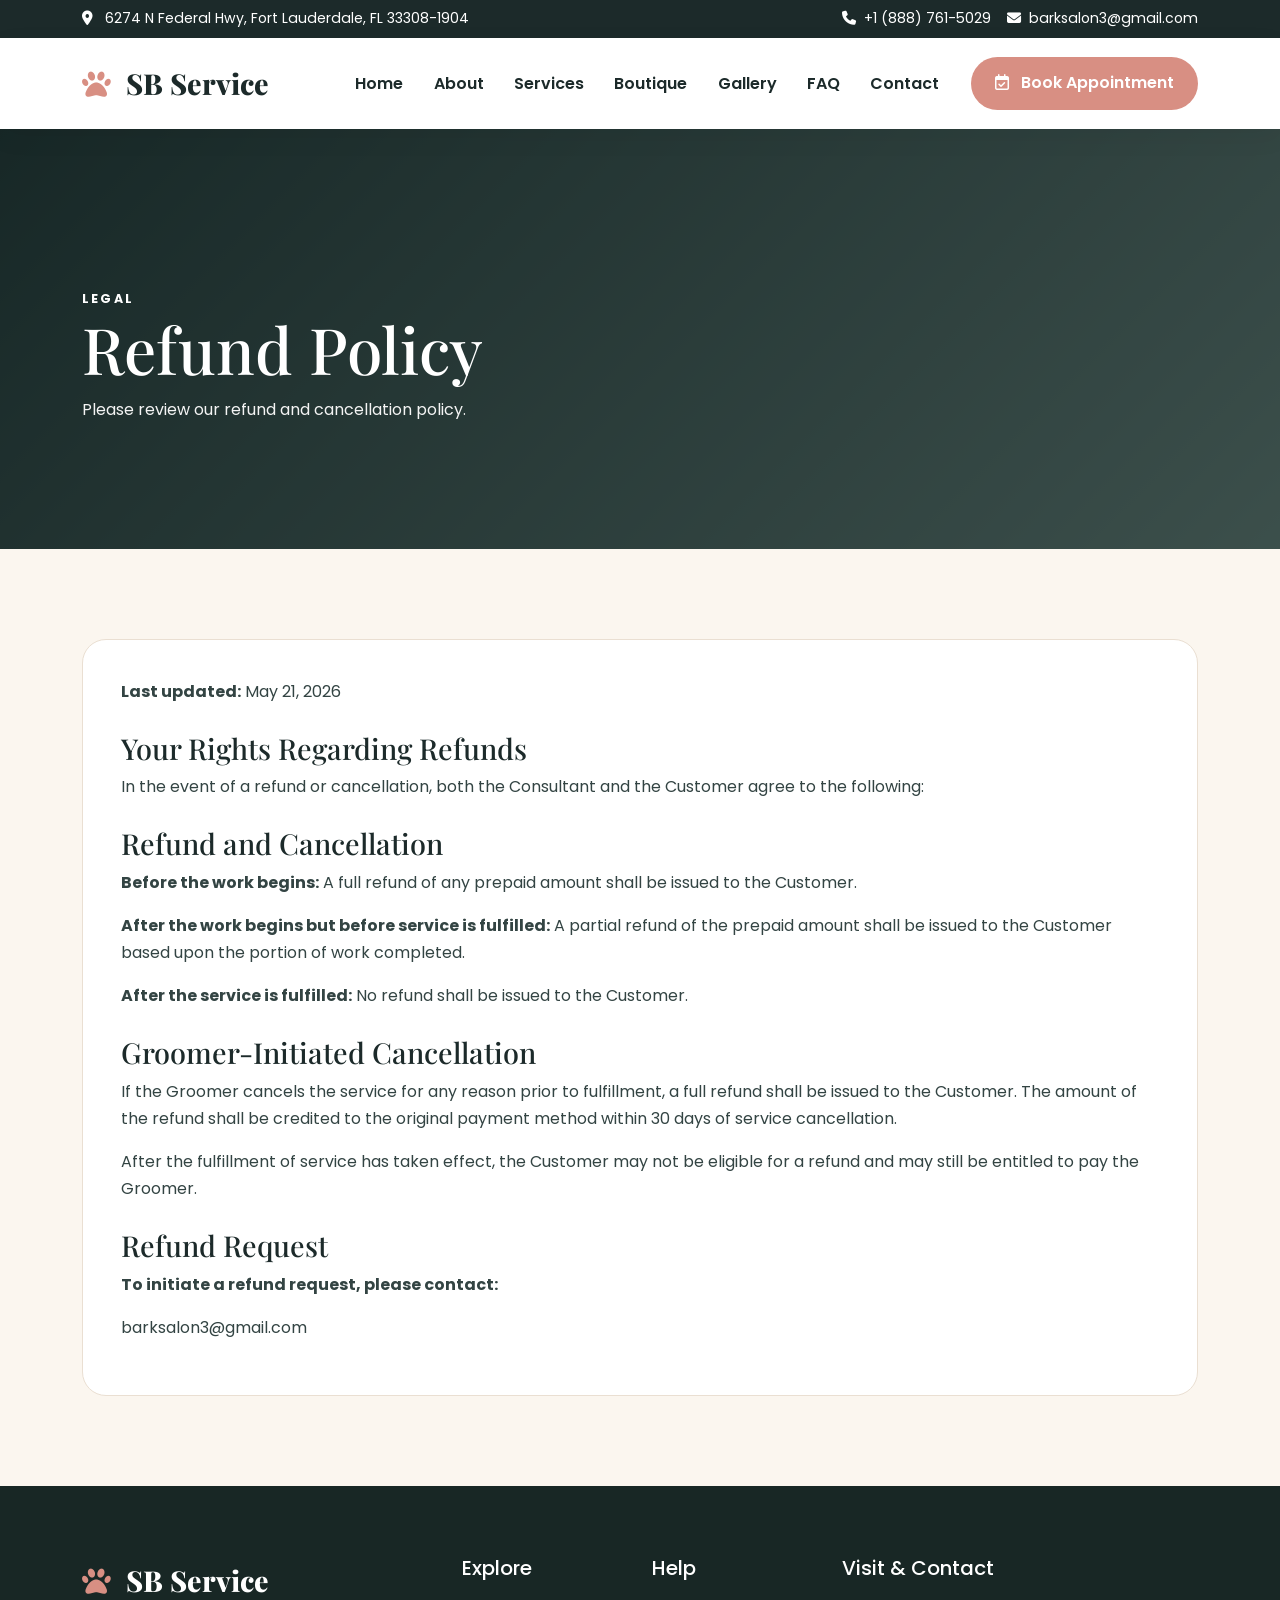
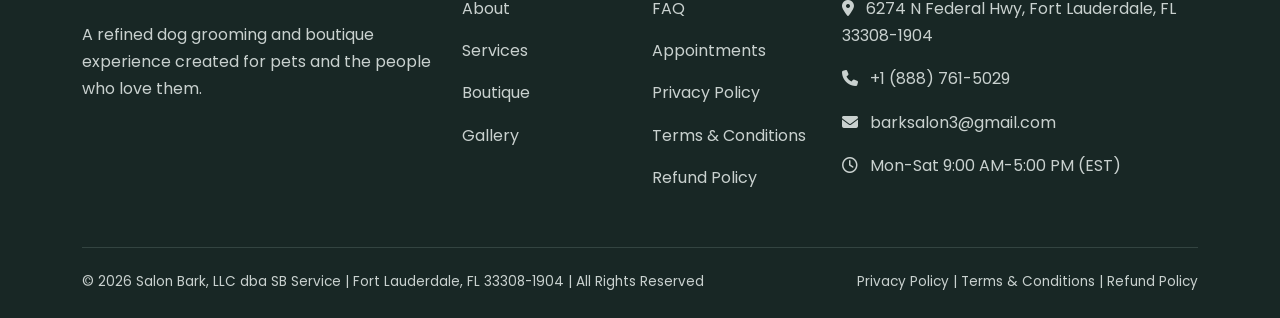
<file: refund.html>
<!DOCTYPE html>
<html lang="en">
 <head>
  <meta charset="utf-8"/>
  <meta content="width=device-width,initial-scale=1" name="viewport"/>
  <title>
   Terms &amp; Conditions | SB Service
  </title>
  <meta content="Premium dog grooming and boutique experience in Fort Lauderdale." name="description"/>
  <link href="https://fonts.googleapis.com" rel="preconnect"/>
  <link crossorigin="" href="https://fonts.gstatic.com" rel="preconnect"/>
  <link href="https://fonts.googleapis.com/css2?family=Playfair+Display:wght@600;700;800&amp;family=Poppins:wght@400;500;600;700&amp;display=swap" rel="stylesheet"/>
  <link href="https://cdn.jsdelivr.net/npm/bootstrap@5.3.3/dist/css/bootstrap.min.css" rel="stylesheet"/>
  <link href="https://cdnjs.cloudflare.com/ajax/libs/font-awesome/6.7.2/css/all.min.css" rel="stylesheet"/>
  <link href="assets/css/style.css" rel="stylesheet"/>
 </head>
 <body>
  <div class="topbar">
   <div class="container d-flex flex-wrap justify-content-between align-items-center py-1">
    <div>
     <i class="fa-solid fa-location-dot me-2">
     </i>
     6274 N Federal Hwy, Fort Lauderdale, FL 33308-1904
    </div>
    <div class="d-flex gap-3">
     <a href="tel:+18887615029">
      <i class="fa-solid fa-phone me-1">
      </i>
      +1 (888) 761-5029
     </a>
     <a href="mailto:barksalon3@gmail.com">
      <i class="fa-solid fa-envelope me-1">
      </i>
      barksalon3@gmail.com
     </a>
    </div>
   </div>
  </div>
  <nav class="navbar navbar-expand-lg main-nav sticky-top">
   <div class="container py-2">
    <a class="navbar-brand" href="/">
     <i class="fa-solid fa-paw paw me-2">
     </i>
     SB Service
    </a>
    <button class="navbar-toggler border-0" data-bs-target="#mainNav" data-bs-toggle="collapse" type="button">
     <span class="navbar-toggler-icon">
     </span>
    </button>
    <div class="collapse navbar-collapse" id="mainNav">
     <ul class="navbar-nav ms-auto align-items-lg-center">
      <li class="nav-item">
       <a class="nav-link" href="/">
        Home
       </a>
      </li>
      <li class="nav-item">
       <a class="nav-link" href="about.html">
        About
       </a>
      </li>
      <li class="nav-item">
       <a class="nav-link" href="services.html">
        Services
       </a>
      </li>
      <li class="nav-item">
       <a class="nav-link" href="boutique.html">
        Boutique
       </a>
      </li>
      <li class="nav-item">
       <a class="nav-link" href="gallery.html">
        Gallery
       </a>
      </li>
      <li class="nav-item">
       <a class="nav-link" href="faq.html">
        FAQ
       </a>
      </li>
      <li class="nav-item">
       <a class="nav-link" href="contact.html">
        Contact
       </a>
      </li>
     </ul>
     <a class="btn btn-soft ms-lg-3" href="appointment.html">
      <i class="fa-regular fa-calendar-check me-2">
      </i>
      Book Appointment
     </a>
    </div>
   </div>
  </nav>
  <section class="inner-hero" style="background:linear-gradient(135deg,#1c2a2a,#8fa69d)">
    <div class="container">
        <span class="eyebrow text-white">
            Legal
        </span>

        <h1>
            Refund Policy
        </h1>

        <p>
            Please review our refund and cancellation policy.
        </p>
    </div>
</section>

<section class="section-pad bg-cream">
    <div class="container">
        <div class="policy-card">

            <p>
                <strong>Last updated:</strong>
                May 21, 2026
            </p>

            <h2>
                Your Rights Regarding Refunds
            </h2>

            <p>
                In the event of a refund or cancellation, both the Consultant
                and the Customer agree to the following:
            </p>

            <h2>
                Refund and Cancellation
            </h2>

            <p>
                <strong>Before the work begins:</strong>
                A full refund of any prepaid amount shall be issued to the Customer.
            </p>

            <p>
                <strong>After the work begins but before service is fulfilled:</strong>
                A partial refund of the prepaid amount shall be issued to the Customer
                based upon the portion of work completed.
            </p>

            <p>
                <strong>After the service is fulfilled:</strong>
                No refund shall be issued to the Customer.
            </p>

            <h2>
                Groomer-Initiated Cancellation
            </h2>

            <p>
                If the Groomer cancels the service for any reason prior to fulfillment,
                a full refund shall be issued to the Customer. The amount of the refund
                shall be credited to the original payment method within 30 days of
                service cancellation.
            </p>

            <p>
                After the fulfillment of service has taken effect, the Customer may not
                be eligible for a refund and may still be entitled to pay the Groomer.
            </p>

            <h2>
                Refund Request
            </h2>

            <p>
                <strong>To initiate a refund request, please contact:</strong>
            </p>

            <p>
                <a href="mailto:barksalon3@gmail.com">
                    barksalon3@gmail.com
                </a>
            </p>

        </div>
    </div>
</section>

  <footer class="footer">
   <div class="container">
    <div class="row g-4">
     <div class="col-lg-4">
      <div class="brand">
       <i class="fa-solid fa-paw me-2" style="color:#d88f83">
       </i>
       SB Service
      </div>
      <p class="mt-3">
       A refined dog grooming and boutique experience created for pets and the people who love them.
      </p>
   
     </div>
     <div class="col-6 col-lg-2">
      <h5>
       Explore
      </h5>
      <ul class="list-unstyled">
       <li>
        <a href="about.html">
         About
        </a>
       </li>
       <li>
        <a href="services.html">
         Services
        </a>
       </li>
       <li>
        <a href="boutique.html">
         Boutique
        </a>
       </li>
       <li>
        <a href="gallery.html">
         Gallery
        </a>
       </li>
      </ul>
     </div>
     <div class="col-6 col-lg-2">
      <h5>
       Help
      </h5>
      <ul class="list-unstyled">
       <li>
        <a href="faq.html">
         FAQ
        </a>
       </li>
       <li>
        <a href="appointment.html">
         Appointments
        </a>
       </li>
       <li>
        <a href="privacy.html">
         Privacy Policy
        </a>
       </li>
       <li>
        <a href="terms.html">
         Terms & Conditions
        </a>
       </li>
       <li>
        <a href="refund.html">
         Refund Policy
        </a>
       </li>
      </ul>
     </div>
     <div class="col-lg-4">
      <h5>
       Visit &amp; Contact
      </h5>
      <p>
       <i class="fa-solid fa-location-dot me-2">
       </i>
       6274 N Federal Hwy, Fort Lauderdale, FL 33308-1904
      </p>
      <p>
       <i class="fa-solid fa-phone me-2">
       </i>
       <a href="tel:+18887615029">
        +1 (888) 761-5029
       </a>
      </p>
      <p>
       <i class="fa-solid fa-envelope me-2">
       </i>
       <a href="mailto:barksalon3@gmail.com">
        barksalon3@gmail.com
       </a>
      </p>
      <p>
       <i class="fa-regular fa-clock me-2">
       </i>
       Mon-Sat 9:00 AM-5:00 PM (EST)
      </p>
     </div>
    </div>
    <div class="footer-bottom d-flex flex-wrap justify-content-between gap-2">
     <span>
      ©
      <span data-year="">
      </span>
      Salon Bark, LLC dba SB Service | Fort Lauderdale, FL 33308-1904 | All Rights Reserved
     </span>
     <span>
      <a href="privacy.html">
       Privacy Policy
      </a>
            |
      <a href="terms.html">
       Terms & Conditions
      </a>
              |
      <a href="refund.html">
       Refund Policy
      </a>
     </span>
    </div>
   </div>
  </footer>
  <script src="https://cdn.jsdelivr.net/npm/bootstrap@5.3.3/dist/js/bootstrap.bundle.min.js">
  </script>
  <script src="assets/js/script.js">
  </script>
 </body>
</html>
</file>
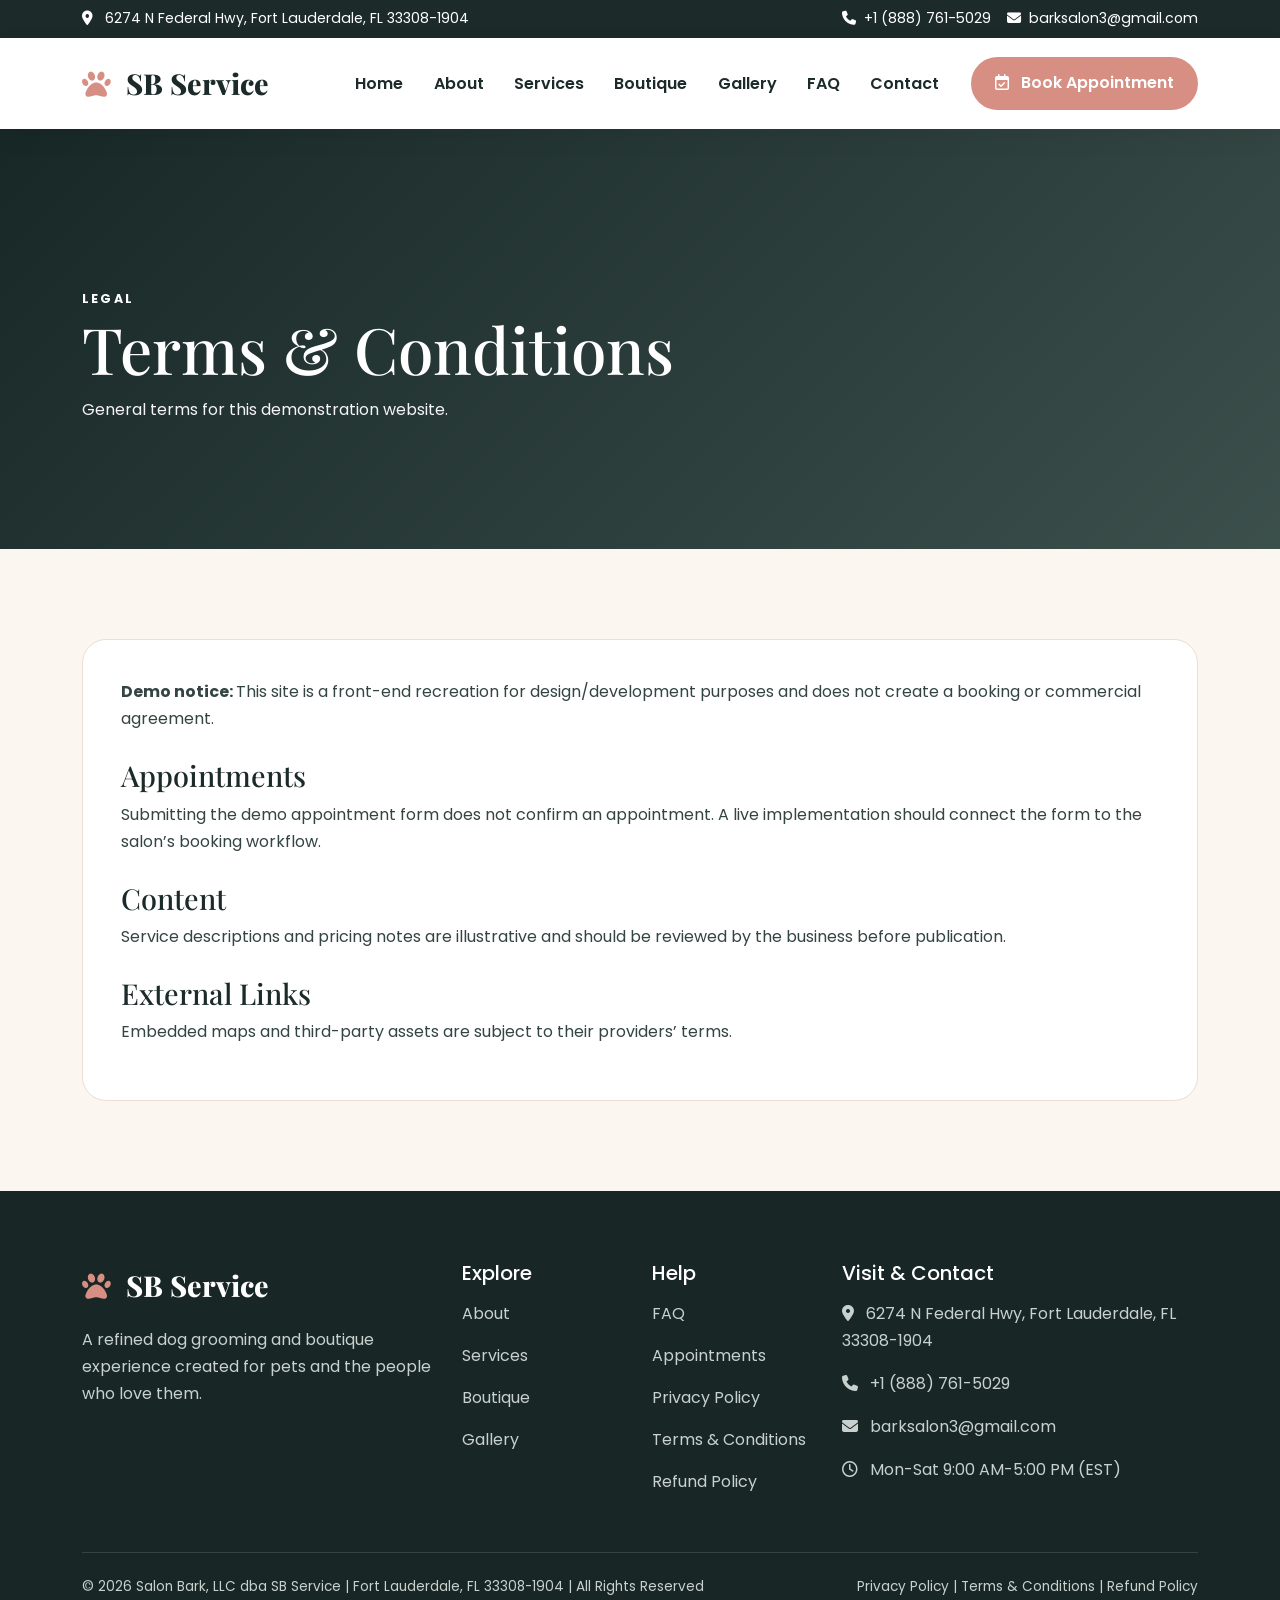
<file: terms.html>
<!DOCTYPE html>
<html lang="en">
 <head>
  <meta charset="utf-8"/>
  <meta content="width=device-width,initial-scale=1" name="viewport"/>
  <title>
   Terms &amp; Conditions | SB Service
  </title>
  <meta content="Premium dog grooming and boutique experience in Fort Lauderdale." name="description"/>
  <link href="https://fonts.googleapis.com" rel="preconnect"/>
  <link crossorigin="" href="https://fonts.gstatic.com" rel="preconnect"/>
  <link href="https://fonts.googleapis.com/css2?family=Playfair+Display:wght@600;700;800&amp;family=Poppins:wght@400;500;600;700&amp;display=swap" rel="stylesheet"/>
  <link href="https://cdn.jsdelivr.net/npm/bootstrap@5.3.3/dist/css/bootstrap.min.css" rel="stylesheet"/>
  <link href="https://cdnjs.cloudflare.com/ajax/libs/font-awesome/6.7.2/css/all.min.css" rel="stylesheet"/>
  <link href="assets/css/style.css" rel="stylesheet"/>
 </head>
 <body>
  <div class="topbar">
   <div class="container d-flex flex-wrap justify-content-between align-items-center py-1">
    <div>
     <i class="fa-solid fa-location-dot me-2">
     </i>
     6274 N Federal Hwy, Fort Lauderdale, FL 33308-1904
    </div>
    <div class="d-flex gap-3">
     <a href="tel:+18887615029">
      <i class="fa-solid fa-phone me-1">
      </i>
      +1 (888) 761-5029
     </a>
     <a href="mailto:barksalon3@gmail.com">
      <i class="fa-solid fa-envelope me-1">
      </i>
      barksalon3@gmail.com
     </a>
    </div>
   </div>
  </div>
  <nav class="navbar navbar-expand-lg main-nav sticky-top">
   <div class="container py-2">
    <a class="navbar-brand" href="/">
     <i class="fa-solid fa-paw paw me-2">
     </i>
     SB Service
    </a>
    <button class="navbar-toggler border-0" data-bs-target="#mainNav" data-bs-toggle="collapse" type="button">
     <span class="navbar-toggler-icon">
     </span>
    </button>
    <div class="collapse navbar-collapse" id="mainNav">
     <ul class="navbar-nav ms-auto align-items-lg-center">
      <li class="nav-item">
       <a class="nav-link" href="/">
        Home
       </a>
      </li>
      <li class="nav-item">
       <a class="nav-link" href="about.html">
        About
       </a>
      </li>
      <li class="nav-item">
       <a class="nav-link" href="services.html">
        Services
       </a>
      </li>
      <li class="nav-item">
       <a class="nav-link" href="boutique.html">
        Boutique
       </a>
      </li>
      <li class="nav-item">
       <a class="nav-link" href="gallery.html">
        Gallery
       </a>
      </li>
      <li class="nav-item">
       <a class="nav-link" href="faq.html">
        FAQ
       </a>
      </li>
      <li class="nav-item">
       <a class="nav-link" href="contact.html">
        Contact
       </a>
      </li>
     </ul>
     <a class="btn btn-soft ms-lg-3" href="appointment.html">
      <i class="fa-regular fa-calendar-check me-2">
      </i>
      Book Appointment
     </a>
    </div>
   </div>
  </nav>
  <section class="inner-hero" style="background:linear-gradient(135deg,#1c2a2a,#8fa69d)">
   <div class="container">
    <span class="eyebrow text-white">
     Legal
    </span>
    <h1>
     Terms &amp; Conditions
    </h1>
    <p>
     General terms for this demonstration website.
    </p>
   </div>
  </section>
  <section class="section-pad bg-cream">
   <div class="container">
    <div class="policy-card">
     <p>
      <strong>
       Demo notice:
      </strong>
      This site is a front-end recreation for design/development purposes and does not create a booking or commercial agreement.
     </p>
     <h2>
      Appointments
     </h2>
     <p>
      Submitting the demo appointment form does not confirm an appointment. A live implementation should connect the form to the salon’s booking workflow.
     </p>
     <h2>
      Content
     </h2>
     <p>
      Service descriptions and pricing notes are illustrative and should be reviewed by the business before publication.
     </p>
     <h2>
      External Links
     </h2>
     <p>
      Embedded maps and third-party assets are subject to their providers’ terms.
     </p>
    </div>
   </div>
  </section>
  <footer class="footer">
   <div class="container">
    <div class="row g-4">
     <div class="col-lg-4">
      <div class="brand">
       <i class="fa-solid fa-paw me-2" style="color:#d88f83">
       </i>
       SB Service
      </div>
      <p class="mt-3">
       A refined dog grooming and boutique experience created for pets and the people who love them.
      </p>
   
     </div>
     <div class="col-6 col-lg-2">
      <h5>
       Explore
      </h5>
      <ul class="list-unstyled">
       <li>
        <a href="about.html">
         About
        </a>
       </li>
       <li>
        <a href="services.html">
         Services
        </a>
       </li>
       <li>
        <a href="boutique.html">
         Boutique
        </a>
       </li>
       <li>
        <a href="gallery.html">
         Gallery
        </a>
       </li>
      </ul>
     </div>
     <div class="col-6 col-lg-2">
      <h5>
       Help
      </h5>
      <ul class="list-unstyled">
       <li>
        <a href="faq.html">
         FAQ
        </a>
       </li>
       <li>
        <a href="appointment.html">
         Appointments
        </a>
       </li>
       <li>
        <a href="privacy.html">
         Privacy Policy
        </a>
       </li>
       <li>
        <a href="terms.html">
         Terms & Conditions
        </a>
       </li>
       <li>
        <a href="refund.html">
         Refund Policy
        </a>
       </li>
      </ul>
     </div>
     <div class="col-lg-4">
      <h5>
       Visit &amp; Contact
      </h5>
      <p>
       <i class="fa-solid fa-location-dot me-2">
       </i>
       6274 N Federal Hwy, Fort Lauderdale, FL 33308-1904
      </p>
      <p>
       <i class="fa-solid fa-phone me-2">
       </i>
       <a href="tel:+18887615029">
        +1 (888) 761-5029
       </a>
      </p>
      <p>
       <i class="fa-solid fa-envelope me-2">
       </i>
       <a href="mailto:barksalon3@gmail.com">
        barksalon3@gmail.com
       </a>
      </p>
      <p>
       <i class="fa-regular fa-clock me-2">
       </i>
       Mon-Sat 9:00 AM-5:00 PM (EST)
      </p>
     </div>
    </div>
    <div class="footer-bottom d-flex flex-wrap justify-content-between gap-2">
     <span>
      ©
      <span data-year="">
      </span>
      Salon Bark, LLC dba SB Service | Fort Lauderdale, FL 33308-1904 | All Rights Reserved
     </span>
     <span>
      <a href="privacy.html">
       Privacy Policy
      </a>
            |
      <a href="terms.html">
       Terms & Conditions
      </a>
              |
      <a href="refund.html">
       Refund Policy
      </a>
     </span>
    </div>
   </div>
  </footer>
  <script src="https://cdn.jsdelivr.net/npm/bootstrap@5.3.3/dist/js/bootstrap.bundle.min.js">
  </script>
  <script src="assets/js/script.js">
  </script>
 </body>
</html>
</file>
<file: assets/css/style.css>
:root {
  --ink: #1c2a2a;
  --ink2: #334443;
  --cream: #fbf6ef;
  --sand: #eadcc9;
  --rose: #d88f83;
  --rose-dark: #b9685d;
  --sage: #8fa69d;
  --gold: #c7a46a;
  --white: #fff;
  --line: #eadfd2;
}

* {
  box-sizing: border-box
}

html {
  scroll-behavior: smooth
}

body {
  font-family: 'Poppins',sans-serif;
  color: var(--ink2);
  background: #fff;
  line-height: 1.7
}

a {
  text-decoration: none;
  color: inherit
}

.serif {
  font-family: 'Playfair Display',serif
}
/* ==============================
   Pricing Section
================================ */

.pricing-section {
    background: #f8f5f0;
}

.pricing-badge {
    display: inline-flex;
    align-items: center;
    padding: 8px 18px;
    background: #ffffff;
    border: 1px solid #e7ddd2;
    border-radius: 50px;
    color: #9b7653;
    font-size: 14px;
    font-weight: 600;
    letter-spacing: 0.5px;
}

.pricing-title {
    font-size: clamp(34px, 5vw, 52px);
    font-weight: 700;
    color: #222222;
}

.pricing-description {
    max-width: 650px;
    margin: 15px auto 0;
    color: #777777;
    font-size: 17px;
    line-height: 1.8;
}


/* Table */

.pricing-table-wrapper {
    background: #ffffff;
    border-radius: 24px;
    overflow: hidden;
    box-shadow: 0 15px 45px rgba(0, 0, 0, 0.07);
}

.pricing-table {
    min-width: 850px;
}

.pricing-table thead th {
    background: #25211e;
    color: #ffffff;
    padding: 24px 22px;
    border: none;
    font-size: 16px;
    font-weight: 600;
    text-align: center;
}

.pricing-table thead th:first-child {
    text-align: left;
    width: 46%;
}

.pricing-table thead th span {
    display: block;
    color: #cfc8c2;
    font-size: 12px;
    font-weight: 400;
    margin-top: 5px;
}

.pricing-table tbody td {
    padding: 26px 22px;
    border-color: #eee8e2;
    text-align: center;
    vertical-align: middle;
}

.pricing-table tbody td:first-child {
    text-align: left;
}

.package-info {
    display: flex;
    align-items: flex-start;
    gap: 18px;
}

.package-icon {
    width: 52px;
    height: 52px;
    min-width: 52px;
    border-radius: 50%;
    background: #f3ebe3;
    color: #9b7653;
    display: flex;
    align-items: center;
    justify-content: center;
    font-size: 20px;
}

.package-info h5 {
    color: #222222;
    font-size: 19px;
    font-weight: 700;
    margin-bottom: 6px;
}

.package-info p {
    color: #777777;
    font-size: 14px;
    line-height: 1.7;
    margin: 0;
}

.price {
    color: #9b7653;
    font-size: 20px;
    font-weight: 700;
}

.featured-row {
    background: #fdf9f4;
}

.popular-label {
    display: inline-block;
    background: #9b7653;
    color: #ffffff;
    padding: 4px 10px;
    border-radius: 50px;
    font-size: 10px;
    font-weight: 700;
    text-transform: uppercase;
    margin-bottom: 7px;
}


/* Add-ons */

.addons-box {
    background: #ffffff;
    padding: 35px;
    border-radius: 24px;
    box-shadow: 0 15px 40px rgba(0, 0, 0, 0.06);
}

.section-mini-heading {
    display: flex;
    justify-content: space-between;
    align-items: center;
    margin-bottom: 25px;
}

.section-mini-heading span {
    color: #9b7653;
    font-size: 13px;
    font-weight: 700;
    text-transform: uppercase;
    letter-spacing: 1px;
}

.section-mini-heading h3 {
    color: #222222;
    font-size: 28px;
    font-weight: 700;
    margin: 4px 0 0;
}

.heading-icon {
    width: 55px;
    height: 55px;
    border-radius: 50%;
    background: #f3ebe3;
    color: #9b7653;
    display: flex;
    align-items: center;
    justify-content: center;
    font-size: 20px;
}

.addon-item {
    display: flex;
    align-items: center;
    justify-content: space-between;
    gap: 20px;
    padding: 17px 0;
    border-bottom: 1px solid #eee8e2;
    color: #555555;
}

.addon-item span {
    display: flex;
    align-items: center;
    gap: 10px;
}

.addon-item i {
    color: #9b7653;
}

.addon-item strong {
    color: #222222;
    white-space: nowrap;
}


/* Membership */

.membership-box {
    background: #25211e;
    border-radius: 24px;
    padding: 38px;
    color: #ffffff;
    position: relative;
    overflow: hidden;
}

.membership-icon {
    width: 60px;
    height: 60px;
    border-radius: 50%;
    background: #9b7653;
    display: flex;
    align-items: center;
    justify-content: center;
    font-size: 23px;
    margin-bottom: 25px;
}

.membership-small {
    color: #d8c2ae;
    text-transform: uppercase;
    font-size: 12px;
    font-weight: 700;
    letter-spacing: 1px;
}

.membership-box h3 {
    font-size: 30px;
    font-weight: 700;
    margin: 8px 0 16px;
}

.membership-price {
    color: #d8b795;
    font-size: 34px;
    font-weight: 700;
    margin-bottom: 15px;
}

.membership-price span {
    color: #c9c3bd;
    font-size: 15px;
    font-weight: 400;
}

.membership-box p {
    color: #d3cfcb;
    line-height: 1.8;
}

.membership-box li {
    margin-bottom: 12px;
    color: #eeeeee;
}

.membership-box li i {
    color: #d8b795;
    margin-right: 9px;
}

.membership-btn {
    display: inline-flex;
    align-items: center;
    justify-content: center;
    margin-top: 15px;
    padding: 14px 25px;
    background: #ffffff;
    color: #25211e;
    border-radius: 50px;
    font-weight: 700;
    text-decoration: none;
    transition: 0.3s ease;
}

.membership-btn:hover {
    background: #9b7653;
    color: #ffffff;
}


/* Note */

.pricing-note {
    color: #777777;
    font-size: 13px;
}

.pricing-note i {
    color: #9b7653;
}
.section-pad {
  padding: 90px 0
}

.bg-cream {
  background: var(--cream)
}

.eyebrow {
  letter-spacing: .18em;
  text-transform: uppercase;
  font-size: .78rem;
  font-weight: 700;
  color: var(--rose-dark)
}

.section-title {
  font-family: 'Playfair Display',serif;
  font-size: clamp(2.15rem,4vw,3.4rem);
  line-height: 1.1;
  color: var(--ink);
  margin: .45rem 0 1rem
}

.section-copy {
  max-width: 760px;
  color: #687372
}

.btn-brand {
  background: var(--ink);
  color: #fff;
  border-radius: 999px;
  padding: .82rem 1.45rem;
  font-weight: 600;
  border: 1px solid var(--ink)
}

.btn-brand:hover {
  background: var(--rose-dark);
  border-color: var(--rose-dark);
  color: #fff
}

.btn-soft {
  background: var(--rose);
  color: #fff;
  border-radius: 999px;
  padding: .82rem 1.45rem;
  font-weight: 600
}

.btn-soft:hover {
  background: var(--rose-dark);
  color: #fff
}

.topbar {
  background: var(--ink);
  color: #fff;
  font-size: .88rem
}

.topbar a {
  color: #fff
}

.topbar .container {
  min-height: 38px
}

.main-nav {
  background: rgba(255,255,255,.97);
  box-shadow: 0 8px 25px rgba(0,0,0,.05)
}

.navbar-brand {
  font-family: 'Playfair Display',serif;
  font-weight: 800;
  font-size: 1.8rem;
  color: var(--ink)!important
}

.navbar-brand .paw {
  color: var(--rose)
}

.nav-link {
  font-weight: 600;
  color: var(--ink)!important;
  margin: 0 .45rem;
  position: relative
}

.nav-link:after {
  content: '';
  position: absolute;
  left: .5rem;
  right: .5rem;
  bottom: .15rem;
  height: 2px;
  background: var(--rose);
  transform: scaleX(0);
  transition: .25s
}

.nav-link:hover:after,.nav-link.active:after {
  transform: scaleX(1)
}

.hero {
  min-height: 690px;
  display: flex;
  align-items: center;
  position: relative;
  background-size: cover;
  background-position: center
}

.hero:before {
  content: '';
  position: absolute;
  inset: 0;
  background: linear-gradient(90deg,rgba(24,39,38,.82),rgba(24,39,38,.32),rgba(24,39,38,.08))
}

.hero .container {
  position: relative;
  z-index: 2
}

.hero h1 {
  font-family: 'Playfair Display',serif;
  color: #fff;
  font-size: clamp(3rem,6vw,5.8rem);
  line-height: .98;
  max-width: 820px
}

.hero p {
  color: rgba(255,255,255,.9);
  font-size: 1.08rem;
  max-width: 660px
}

.hero-badge {
  display: inline-flex;
  align-items: center;
  gap: .6rem;
  background: rgba(255,255,255,.15);
  border: 1px solid rgba(255,255,255,.3);
  padding: .55rem 1rem;
  border-radius: 999px;
  color: #fff;
  backdrop-filter: blur(8px)
}

.inner-hero {
  padding: 155px 0 110px;
  background-size: cover;
  background-position: center;
  position: relative
}

.inner-hero:before {
  content: '';
  position: absolute;
  inset: 0;
  background: rgba(22,39,38,.68)
}

.inner-hero .container {
  position: relative;
  z-index: 1
}

.inner-hero h1 {
  font-family: 'Playfair Display',serif;
  color: #fff;
  font-size: clamp(3rem,5vw,5rem)
}

.inner-hero p {
  color: #f4f4f4;
  max-width: 720px
}

.stat-strip {
  margin-top: -52px;
  position: relative;
  z-index: 3
}

.stat-card {
  background: #fff;
  border-radius: 22px;
  padding: 28px;
  box-shadow: 0 18px 50px rgba(0,0,0,.09);
  height: 100%;
  text-align: center
}

.stat-card i {
  font-size: 1.55rem;
  color: var(--rose)
}

.stat-card strong {
  display: block;
  font-family: 'Playfair Display',serif;
  font-size: 1.55rem;
  color: var(--ink)
}

.service-card {
  background: #fff;
  border: 1px solid var(--line);
  border-radius: 24px;
  padding: 32px;
  height: 100%;
  transition: .25s
}

.service-card:hover {
  transform: translateY(-6px);
  box-shadow: 0 22px 55px rgba(29,44,43,.09)
}

.service-icon {
  width: 62px;
  height: 62px;
  border-radius: 18px;
  display: grid;
  place-items: center;
  background: var(--cream);
  color: var(--rose-dark);
  font-size: 1.5rem
}

.service-card h3 {
  font-family: 'Playfair Display',serif;
  color: var(--ink);
  font-size: 1.55rem;
  margin-top: 1.25rem
}

.service-card p {
  color: #6e7776
}

.service-card .learn {
  font-weight: 700;
  color: var(--rose-dark)
}

.image-card {
  border-radius: 28px;
  overflow: hidden;
  position: relative;
  min-height: 460px
}

.image-card img {
  width: 100%;
  height: 100%;
  object-fit: cover;
  position: absolute;
  inset: 0
}

.image-card .label {
  position: absolute;
  left: 24px;
  bottom: 24px;
  background: #fff;
  border-radius: 18px;
  padding: 16px 18px;
  box-shadow: 0 12px 35px rgba(0,0,0,.12)
}

.feature-list {
  list-style: none;
  padding: 0;
  margin: 1.3rem 0 0
}

.feature-list li {
  margin: .7rem 0;
  display: flex;
  gap: .75rem
}

.feature-list i {
  color: var(--rose-dark);
  margin-top: .35rem
}

.award-band {
  background: var(--ink);
  color: #fff;
  padding: 55px 0
}

.award-item {
  text-align: center
}

.award-item i {
  font-size: 1.65rem;
  color: #e6c481
}

.award-item h4 {
  font-family: 'Playfair Display',serif;
  margin: .65rem 0 .2rem
}

.award-item p {
  color: #bfc9c6;
  margin: 0;
  font-size: .9rem
}

.gallery-card {
  position: relative;
  border-radius: 22px;
  overflow: hidden;
  height: 330px
}

.gallery-card img {
  width: 100%;
  height: 100%;
  object-fit: cover;
  transition: .45s
}

.gallery-card:hover img {
  transform: scale(1.06)
}

.gallery-card:after {
  content: '';
  position: absolute;
  inset: 0;
  background: linear-gradient(transparent,rgba(22,39,38,.65))
}

.gallery-card .caption {
  position: absolute;
  z-index: 2;
  left: 22px;
  bottom: 18px;
  color: #fff
}

.gallery-card .caption h5 {
  font-family: 'Playfair Display',serif;
  margin: 0;
  font-size: 1.35rem
}

.quote-card {
  background: #fff;
  border-radius: 24px;
  padding: 30px;
  border: 1px solid var(--line);
  height: 100%
}

.quote-card .stars {
  color: #c99b49
}

.quote-card p {
  font-style: italic;
  color: #63706e
}

.avatar {
  width: 48px;
  height: 48px;
  border-radius: 50%;
  object-fit: cover
}

.faq-wrap .accordion-item {
  border: 0;
  border-bottom: 1px solid var(--line);
  background: transparent
}

.faq-wrap .accordion-button {
  font-weight: 700;
  color: var(--ink);
  background: transparent;
  padding: 1.35rem 0;
  box-shadow: none
}

.faq-wrap .accordion-body {
  padding: 0 0 1.4rem;
  color: #6a7472
}

.cta-box {
  background: linear-gradient(135deg,var(--rose),var(--rose-dark));
  border-radius: 30px;
  padding: 55px;
  color: #fff
}

.cta-box h2 {
  font-family: 'Playfair Display',serif;
  font-size: clamp(2.2rem,4vw,3.6rem)
}

.footer {
  background: #182725;
  color: #c9d1cf;
  padding: 70px 0 25px
}

.footer h5,.footer .brand {
  color: #fff
}

.footer .brand {
  font-family: 'Playfair Display',serif;
  font-size: 1.8rem;
  font-weight: 800
}

.footer li {
  margin-top: 15px;
  color: #c9d1cf
}
.footer p {
  margin-top: 15px;
  color: #c9d1cf
}

.footer a {
  margin-top: 15px;
  color: #c9d1cf
}

.footer a:hover {
  color: #fff
}

.footer .social a {
  width: 38px;
  height: 38px;
  border: 1px solid #41514e;
  border-radius: 50%;
  display: inline-grid;
  place-items: center;
  margin-right: .35rem
}

.footer-bottom {
  border-top: 1px solid #334441;
  margin-top: 40px;
  padding-top: 22px;
  font-size: .85rem
}

.team-card {
  background: #fff;
  border-radius: 24px;
  overflow: hidden;
  border: 1px solid var(--line)
}

.team-card img {
  width: 100%;
  height: 340px;
  object-fit: cover
}

.team-card .p {
  padding: 24px
}

.team-card h4 {
  font-family: 'Playfair Display',serif;
  color: var(--ink)
}

.timeline {
  border-left: 2px solid var(--sand);
  padding-left: 30px
}

.timeline-item {
  position: relative;
  margin-bottom: 35px
}

.timeline-item:before {
  content: '';
  position: absolute;
  width: 14px;
  height: 14px;
  border-radius: 50%;
  background: var(--rose);
  left: -38px;
  top: 8px
}

.timeline-item h4 {
  font-family: 'Playfair Display',serif;
  color: var(--ink)
}

.price-card {
  background: #fff;
  border: 1px solid var(--line);
  border-radius: 24px;
  padding: 30px;
  height: 100%
}

.price-card .price {
  font-family: 'Playfair Display',serif;
  font-size: 2rem;
  color: var(--ink)
}

.price-card ul {
  list-style: none;
  padding: 0
}

.price-card li {
  padding: .45rem 0;
  border-bottom: 1px dashed #eadfd2
}

.price-card li i {
  color: var(--rose-dark);
  margin-right: .5rem
}

.shop-cat {
  height: 380px;
  border-radius: 24px;
  overflow: hidden;
  position: relative
}

.shop-cat img {
  width: 100%;
  height: 100%;
  object-fit: cover
}

.shop-cat:after {
  content: '';
  position: absolute;
  inset: 0;
  background: linear-gradient(transparent,rgba(0,0,0,.72))
}

.shop-cat .content {
  position: absolute;
  left: 25px;
  bottom: 23px;
  color: #fff;
  z-index: 2
}

.shop-cat h3 {
  font-family: 'Playfair Display',serif
}

.contact-card {
  background: #fff;
  border: 1px solid var(--line);
  border-radius: 22px;
  padding: 28px;
  height: 100%
}

.contact-card i {
  font-size: 1.5rem;
  color: var(--rose-dark)
}

.form-control,.form-select {
  border-radius: 14px;
  border: 1px solid #dfd8cf;
  padding: .85rem 1rem
}

.form-control:focus,.form-select:focus {
  border-color: var(--rose);
  box-shadow: 0 0 0 .2rem rgba(216,143,131,.15)
}

.map-frame {
  border: 0;
  width: 100%;
  min-height: 480px;
  border-radius: 24px
}

.policy-card {
  background: #fff;
  border: 1px solid var(--line);
  border-radius: 24px;
  padding: 38px
}

.policy-card h2 {
  font-family: 'Playfair Display',serif;
  color: var(--ink);
  font-size: 1.8rem;
  margin-top: 1.6rem
}

.breadcrumb-soft {
  color: #fff9
}

.breadcrumb-soft a {
  color: #fff
}

@media (max-width:991.98px) {
  .hero {
    min-height: 590px
  }
  .section-pad {
    padding: 70px 0
  }
  .stat-strip {
    margin-top: 0;
    padding-top: 35px
  }
  .main-nav .btn-soft {
    margin-top: 12px
  }
  .cta-box {
    padding: 38px 28px
  }
}
</file>
